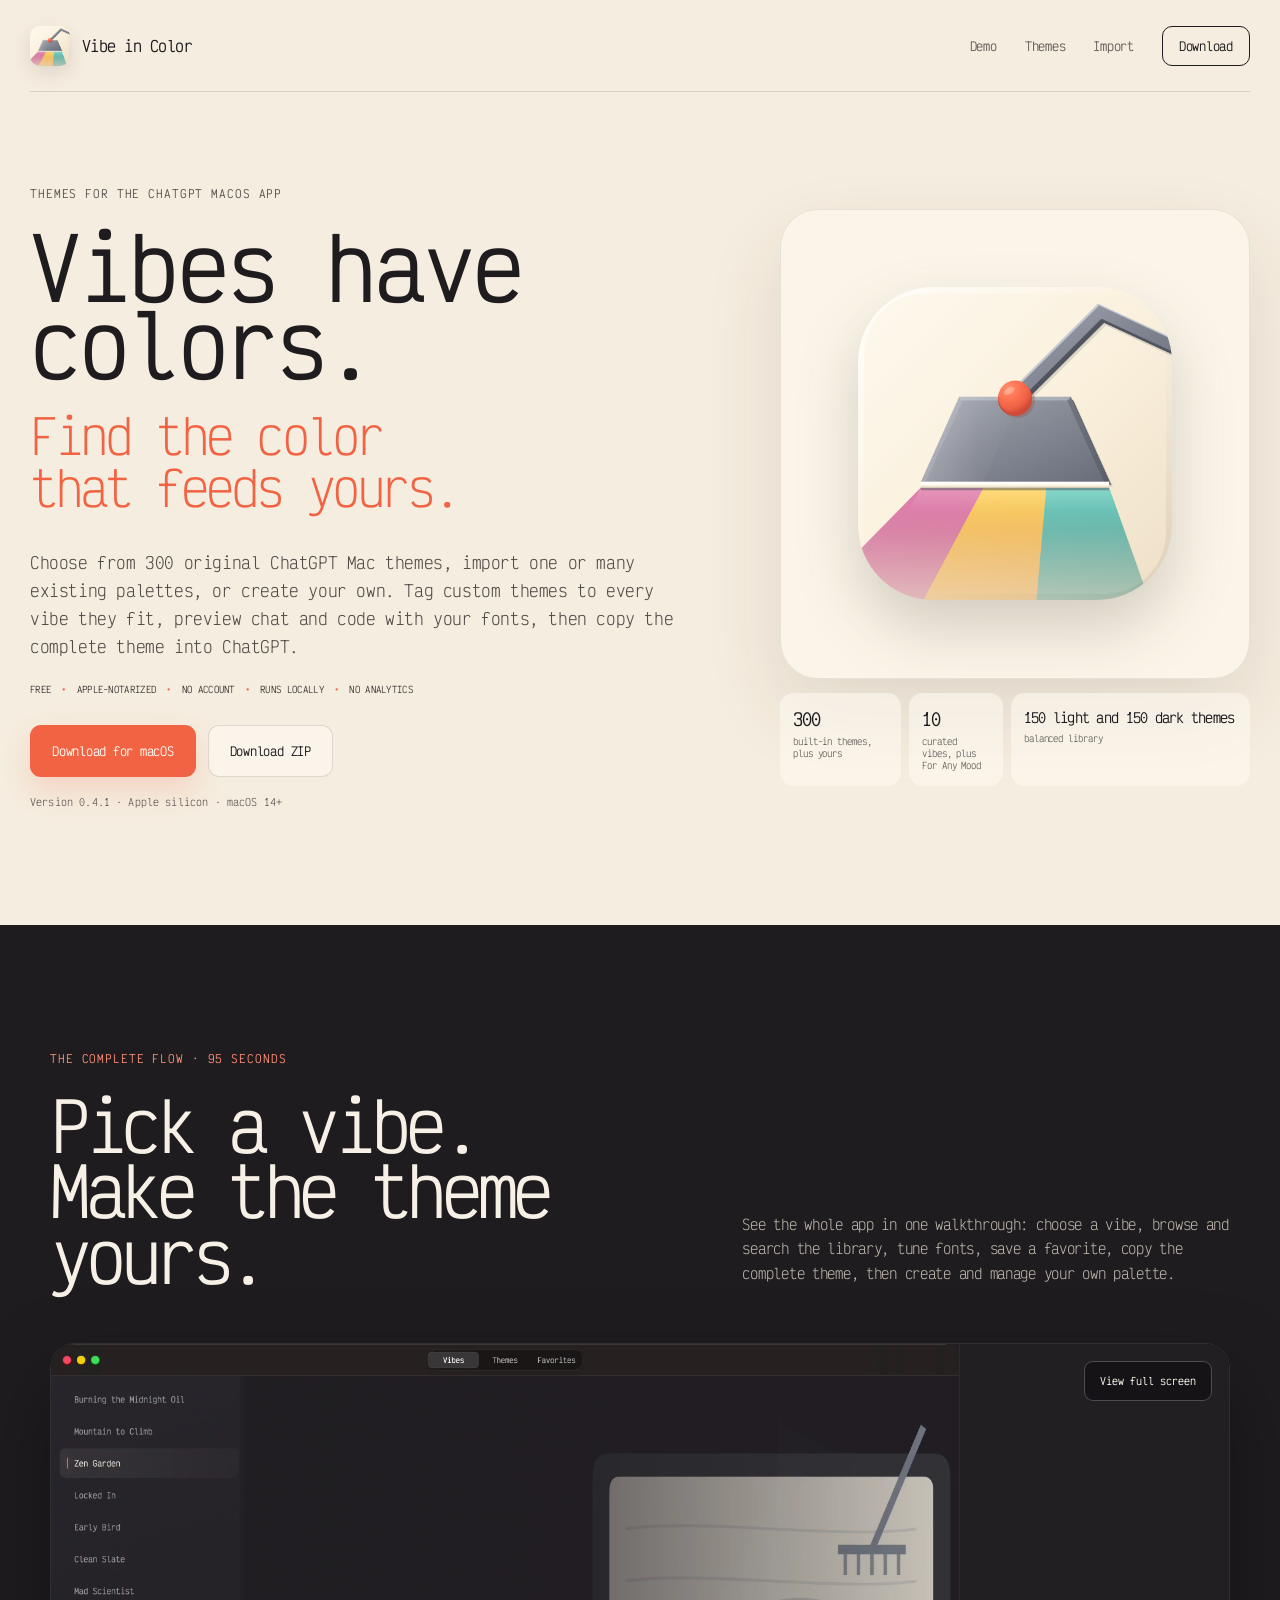
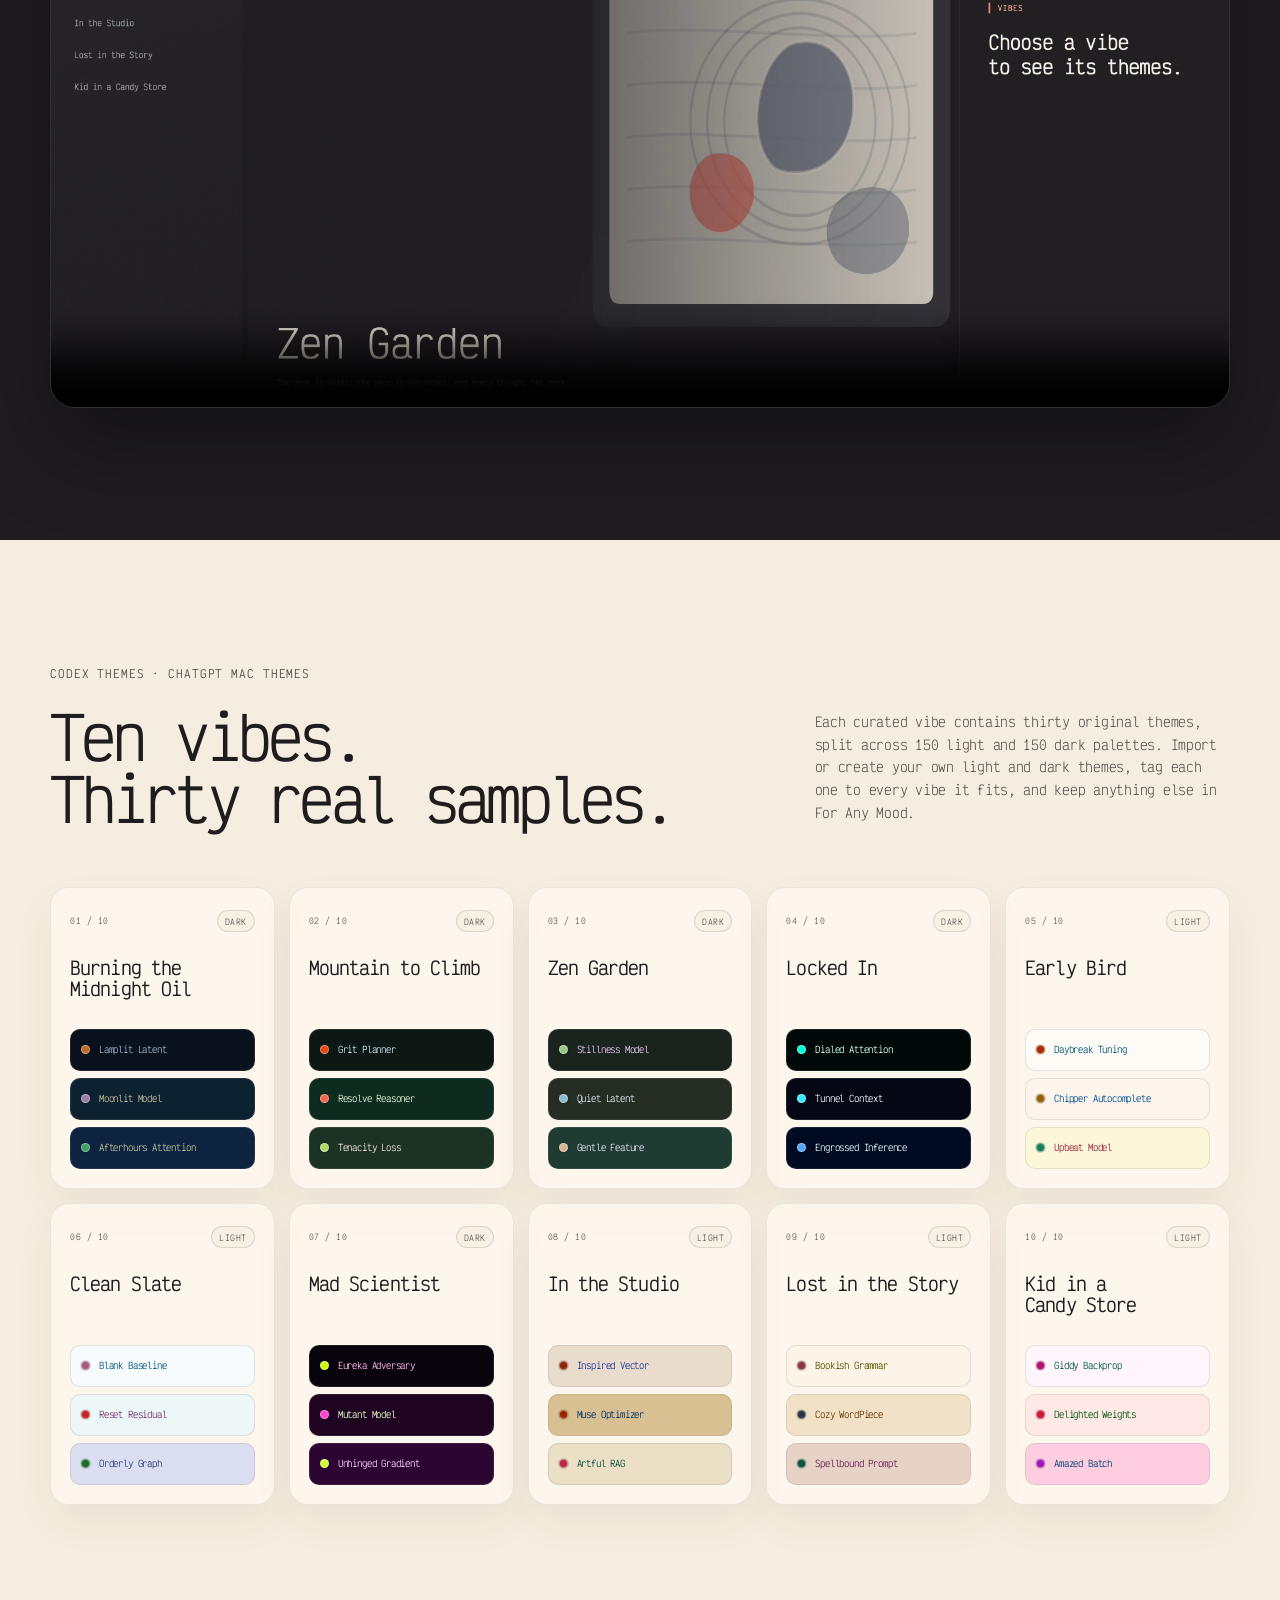
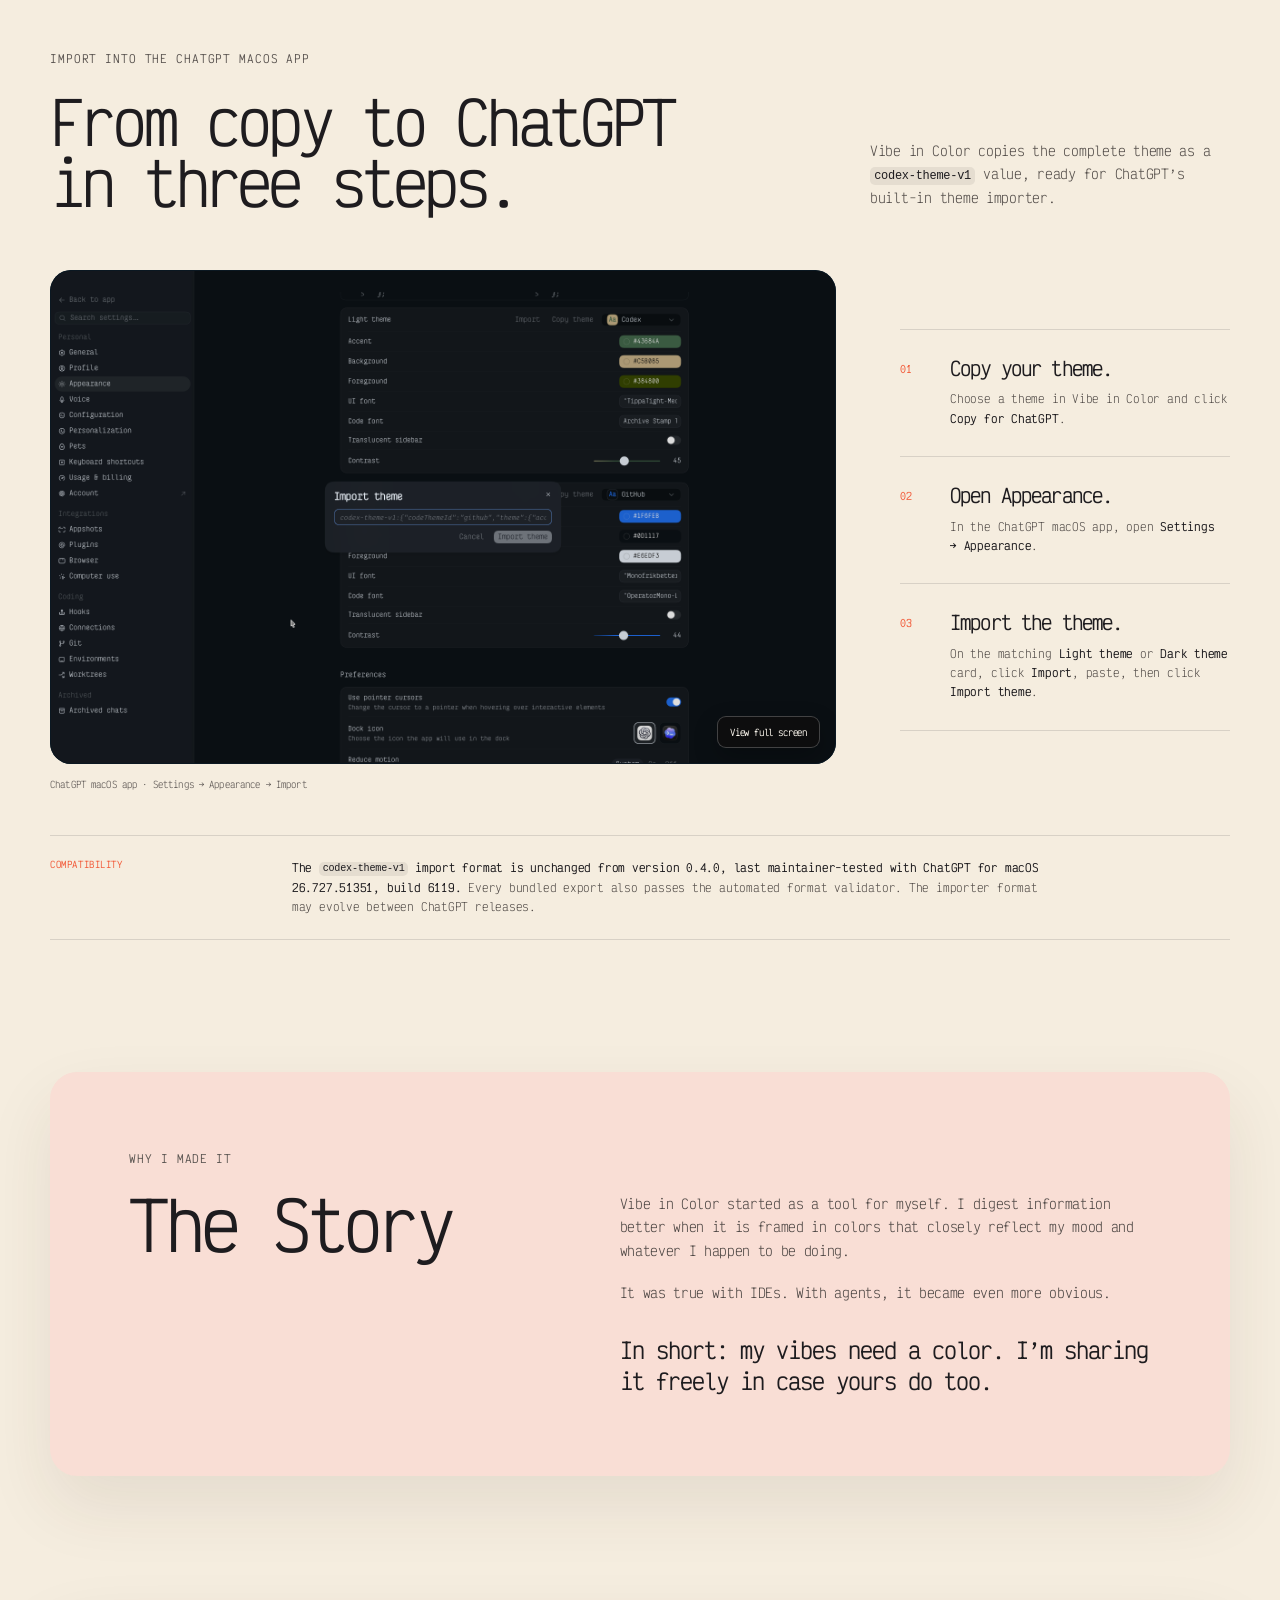
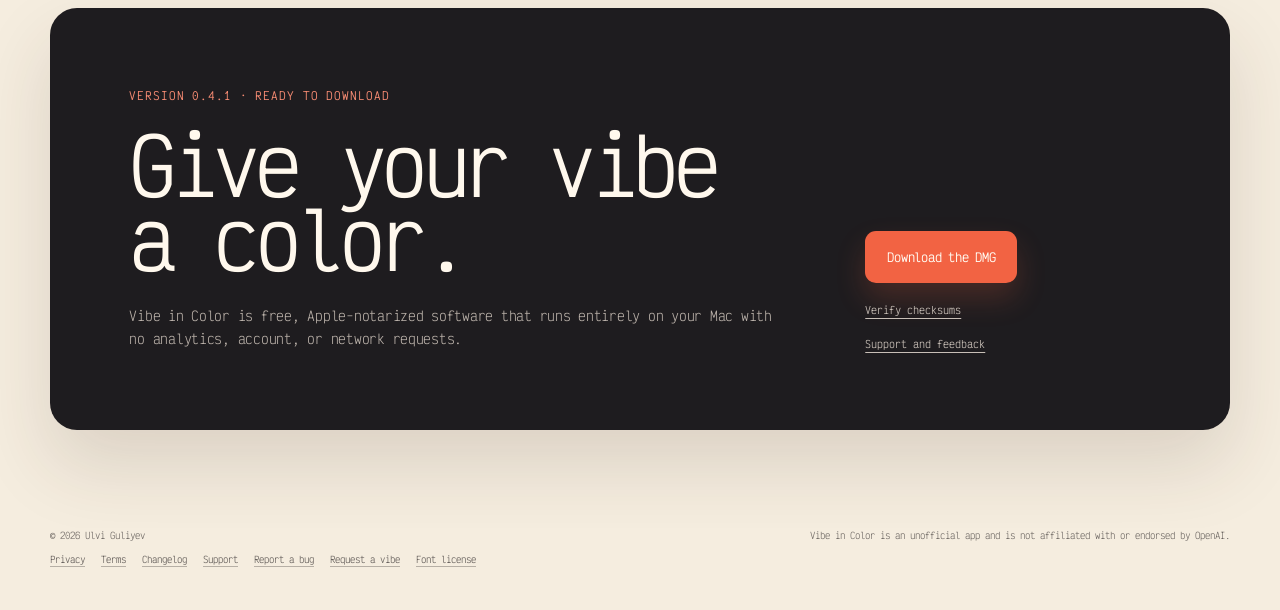
<file: index.html>
<!doctype html>
<html lang="en">
<head>
  <meta charset="utf-8">
  <meta name="viewport" content="width=device-width, initial-scale=1">
  <meta name="theme-color" content="#f5eddf">
  <meta name="description" content="Import or create custom ChatGPT Mac themes, tag them to your vibes, or choose from 300 original Codex themes. Free, Apple-notarized, local-only, and private.">
  <meta name="robots" content="index, follow">
  <meta property="og:type" content="website">
  <meta property="og:title" content="Vibe in Color — ChatGPT Mac Themes">
  <meta property="og:description" content="Import or create custom themes, organize them by vibe, or choose from 300 original Codex themes for the ChatGPT macOS app.">
  <meta property="og:url" content="https://ulvigu.github.io/vibeincolor-downloads/">
  <meta property="og:image" content="https://ulvigu.github.io/vibeincolor-downloads/og.png">
  <meta property="og:image:alt" content="Vibe in Color showing the Burning the Midnight Oil vibe">
  <meta property="og:image:width" content="1200">
  <meta property="og:image:height" content="630">
  <meta name="twitter:card" content="summary_large_image">
  <meta name="twitter:title" content="Vibe in Color — ChatGPT Mac Themes">
  <meta name="twitter:description" content="Import or create custom themes, organize them by vibe, or choose from 300 original Codex themes for the ChatGPT macOS app.">
  <meta name="twitter:image" content="https://ulvigu.github.io/vibeincolor-downloads/og.png">
  <meta name="twitter:image:alt" content="Vibe in Color showing the Burning the Midnight Oil vibe">
  <title>Vibe in Color — ChatGPT Mac Themes and Codex Themes</title>
  <link rel="canonical" href="https://ulvigu.github.io/vibeincolor-downloads/">
  <link rel="icon" href="assets/VibeInColor.png">
  <link rel="apple-touch-icon" href="assets/VibeInColor.png">
  <link rel="preload" href="assets/VictorMono-Variable.ttf" as="font" type="font/ttf" crossorigin>
  <link rel="stylesheet" href="styles.css">
  <script type="application/ld+json">
    {
      "@context": "https://schema.org",
      "@type": "SoftwareApplication",
      "name": "Vibe in Color",
      "applicationCategory": "UtilitiesApplication",
      "operatingSystem": "macOS 14 or later on Apple silicon",
      "softwareVersion": "0.4.1",
      "description": "A free local-only macOS app for creating, finding, previewing, and importing Codex themes into the ChatGPT macOS app.",
      "url": "https://ulvigu.github.io/vibeincolor-downloads/",
      "downloadUrl": "https://github.com/ulvigu/vibeincolor-downloads/releases/latest/download/Vibe-in-Color.dmg",
      "image": "https://ulvigu.github.io/vibeincolor-downloads/og.png",
      "isAccessibleForFree": true,
      "offers": {
        "@type": "Offer",
        "price": "0",
        "priceCurrency": "USD"
      },
      "author": {
        "@type": "Person",
        "name": "Ulvi Guliyev",
        "url": "https://github.com/ulvigu"
      }
    }
  </script>
  <script type="module">
    const versions = document.querySelectorAll("[data-release-version]");
    fetch("release.json", { cache: "no-store" })
      .then((response) => response.ok ? response.json() : Promise.reject())
      .then((release) => { versions.forEach((version) => { version.textContent = release.version; }); })
      .catch(() => { document.querySelector(".release-meta").hidden = true; });

    const demo = document.querySelector("#demo-video");
    const fullscreenButton = document.querySelector("[data-fullscreen]");
    fullscreenButton.hidden = !demo.requestFullscreen && !demo.webkitEnterFullscreen;
    fullscreenButton.addEventListener("click", async () => {
      if (demo.requestFullscreen) {
        await demo.requestFullscreen();
      } else if (demo.webkitEnterFullscreen) {
        demo.webkitEnterFullscreen();
      }
    });

    const importPreview = document.querySelector("[data-import-preview]");
    const importLightbox = document.querySelector("[data-import-lightbox]");
    const lightboxClose = document.querySelector("[data-lightbox-close]");

    const closeLightbox = () => {
      importLightbox.hidden = true;
      document.body.classList.remove("lightbox-open");
      importPreview.setAttribute("aria-expanded", "false");
      importPreview.focus();
    };

    importPreview.addEventListener("click", () => {
      importLightbox.hidden = false;
      document.body.classList.add("lightbox-open");
      importPreview.setAttribute("aria-expanded", "true");
      lightboxClose.focus();
    });
    lightboxClose.addEventListener("click", closeLightbox);
    importLightbox.addEventListener("click", (event) => {
      if (event.target === importLightbox) {
        closeLightbox();
      }
    });
    document.addEventListener("keydown", (event) => {
      if (importLightbox.hidden) {
        return;
      }
      if (event.key === "Escape") {
        event.preventDefault();
        closeLightbox();
      } else if (event.key === "Tab") {
        event.preventDefault();
        lightboxClose.focus();
      }
    });
  </script>
</head>
<body>
  <header class="site-header">
    <a class="brand" href="#top" aria-label="Vibe in Color home">
      <img src="assets/VibeInColor.png" alt="">
      <span>Vibe in Color</span>
    </a>
    <nav aria-label="Primary navigation">
      <a href="#demo">Demo</a>
      <a href="#themes">Themes</a>
      <a href="#import">Import</a>
      <a class="nav-download" href="#download">Download</a>
    </nav>
  </header>

  <main id="top">
    <section class="hero" aria-labelledby="hero-title">
      <div class="hero-copy">
        <p class="eyebrow">Themes for the ChatGPT macOS app</p>
        <h1 id="hero-title">
          <span class="hero-title-main">Vibes have<br>colors.</span>
          <span class="hero-title-accent">Find the color<br>that feeds yours.</span>
        </h1>
        <p class="hero-summary">Choose from 300 original ChatGPT Mac themes, import one or many existing palettes, or create your own. Tag custom themes to every vibe they fit, preview chat and code with your fonts, then copy the complete theme into ChatGPT.</p>
        <p class="trust-line">
          <span>Free</span>
          <span>Apple-notarized</span>
          <span>No account</span>
          <span>Runs locally</span>
          <span>No analytics</span>
        </p>
        <div class="hero-actions">
          <a class="button button-primary" href="https://github.com/ulvigu/vibeincolor-downloads/releases/latest/download/Vibe-in-Color.dmg">Download for macOS</a>
          <a class="button button-secondary" href="https://github.com/ulvigu/vibeincolor-downloads/releases/latest/download/Vibe-in-Color-macOS.zip">Download ZIP</a>
        </div>
        <p class="release-meta">Version <span data-release-version>0.4.1</span> · Apple silicon · macOS 14+</p>
      </div>

      <div class="hero-product">
        <div class="icon-stage">
          <img class="app-icon" src="assets/VibeInColor.png" alt="Vibe in Color app icon">
        </div>
        <dl class="hero-facts" aria-label="Product details">
          <div>
            <dt>300</dt>
            <dd>built-in themes, plus yours</dd>
          </div>
          <div>
            <dt>10</dt>
            <dd>curated vibes, plus For Any Mood</dd>
          </div>
          <div class="fact-wide">
            <dt>150 light and 150 dark themes</dt>
            <dd>balanced library</dd>
          </div>
        </dl>
      </div>
    </section>

    <section class="demo-section" id="demo" aria-labelledby="demo-title">
      <div class="demo-inner">
        <div class="demo-heading">
          <div>
            <p class="eyebrow eyebrow-on-dark">The complete flow · 95 seconds</p>
            <h2 id="demo-title">Pick a vibe.<br>Make the theme yours.</h2>
          </div>
          <p>See the whole app in one walkthrough: choose a vibe, browse and search the library, tune fonts, save a favorite, copy the complete theme, then create and manage your own palette.</p>
        </div>
        <div class="demo-frame">
          <video id="demo-video" controls playsinline preload="metadata" poster="assets/VibeInColor-screenshot.png">
            <source src="assets/VibeInColor-demo.mp4" type="video/mp4">
            <a href="assets/VibeInColor-demo.mp4">Watch the full demo video</a>
          </video>
          <button type="button" data-fullscreen>View full screen</button>
        </div>
      </div>
    </section>

    <section class="theme-section" id="themes" aria-labelledby="theme-title">
      <div class="theme-heading">
        <div>
          <p class="eyebrow">Codex themes · ChatGPT Mac themes</p>
          <h2 id="theme-title">Ten vibes.<br>Thirty real samples.</h2>
        </div>
        <p>Each curated vibe contains thirty original themes, split across 150 light and 150 dark palettes. Import or create your own light and dark themes, tag each one to every vibe it fits, and keep anything else in For Any Mood.</p>
      </div>

      <div class="vibe-grid">
        <article class="vibe-card">
          <div class="vibe-card-meta">
            <span>01 / 10</span>
            <span class="vibe-variant">Dark</span>
          </div>
          <h3>Burning the Midnight Oil</h3>
          <ul class="theme-samples" aria-label="Sample themes">
            <li style="--theme-bg: #08111c; --theme-fg: #98b1c9; --theme-accent: #bd6a2b;"><i aria-hidden="true"></i>Lamplit Latent</li>
            <li style="--theme-bg: #0d2230; --theme-fg: #c5bc9f; --theme-accent: #9d7da8;"><i aria-hidden="true"></i>Moonlit Model</li>
            <li style="--theme-bg: #0d233f; --theme-fg: #b9c299; --theme-accent: #419e69;"><i aria-hidden="true"></i>Afterhours Attention</li>
          </ul>
        </article>

        <article class="vibe-card">
          <div class="vibe-card-meta">
            <span>02 / 10</span>
            <span class="vibe-variant">Dark</span>
          </div>
          <h3>Mountain to Climb</h3>
          <ul class="theme-samples" aria-label="Sample themes">
            <li style="--theme-bg: #0d1713; --theme-fg: #c9e8f3; --theme-accent: #e54a12;"><i aria-hidden="true"></i>Grit Planner</li>
            <li style="--theme-bg: #0d2b1f; --theme-fg: #dff3d8; --theme-accent: #f4664d;"><i aria-hidden="true"></i>Resolve Reasoner</li>
            <li style="--theme-bg: #1b3225; --theme-fg: #fae7e1; --theme-accent: #b1d862;"><i aria-hidden="true"></i>Tenacity Loss</li>
          </ul>
        </article>

        <article class="vibe-card">
          <div class="vibe-card-meta">
            <span>03 / 10</span>
            <span class="vibe-variant">Dark</span>
          </div>
          <h3>Zen Garden</h3>
          <ul class="theme-samples" aria-label="Sample themes">
            <li style="--theme-bg: #1a231d; --theme-fg: #e7ccef; --theme-accent: #96c882;"><i aria-hidden="true"></i>Stillness Model</li>
            <li style="--theme-bg: #252c21; --theme-fg: #d7edf4; --theme-accent: #8abbd0;"><i aria-hidden="true"></i>Quiet Latent</li>
            <li style="--theme-bg: #203c32; --theme-fg: #e3e3f7; --theme-accent: #d5b48f;"><i aria-hidden="true"></i>Gentle Feature</li>
          </ul>
        </article>

        <article class="vibe-card">
          <div class="vibe-card-meta">
            <span>04 / 10</span>
            <span class="vibe-variant">Dark</span>
          </div>
          <h3>Locked In</h3>
          <ul class="theme-samples" aria-label="Sample themes">
            <li style="--theme-bg: #000907; --theme-fg: #d4fef3; --theme-accent: #00ffd8;"><i aria-hidden="true"></i>Dialed Attention</li>
            <li style="--theme-bg: #050814; --theme-fg: #ecf5fe; --theme-accent: #38ebff;"><i aria-hidden="true"></i>Tunnel Context</li>
            <li style="--theme-bg: #000b21; --theme-fg: #e4f7fd; --theme-accent: #51a9ff;"><i aria-hidden="true"></i>Engrossed Inference</li>
          </ul>
        </article>

        <article class="vibe-card">
          <div class="vibe-card-meta">
            <span>05 / 10</span>
            <span class="vibe-variant">Light</span>
          </div>
          <h3>Early Bird</h3>
          <ul class="theme-samples" aria-label="Sample themes">
            <li style="--theme-bg: #fefbf6; --theme-fg: #045c75; --theme-accent: #ab2c04;"><i aria-hidden="true"></i>Daybreak Tuning</li>
            <li style="--theme-bg: #fdf5ec; --theme-fg: #025299; --theme-accent: #986004;"><i aria-hidden="true"></i>Chipper Autocomplete</li>
            <li style="--theme-bg: #fcf7d9; --theme-fg: #98263c; --theme-accent: #167f57;"><i aria-hidden="true"></i>Upbeat Model</li>
          </ul>
        </article>

        <article class="vibe-card">
          <div class="vibe-card-meta">
            <span>06 / 10</span>
            <span class="vibe-variant">Light</span>
          </div>
          <h3>Clean Slate</h3>
          <ul class="theme-samples" aria-label="Sample themes">
            <li style="--theme-bg: #f8fbfc; --theme-fg: #045985; --theme-accent: #a65980;"><i aria-hidden="true"></i>Blank Baseline</li>
            <li style="--theme-bg: #edf7f7; --theme-fg: #793974; --theme-accent: #c12525;"><i aria-hidden="true"></i>Reset Residual</li>
            <li style="--theme-bg: #dbdef0; --theme-fg: #2f407d; --theme-accent: #156f1e;"><i aria-hidden="true"></i>Orderly Graph</li>
          </ul>
        </article>

        <article class="vibe-card">
          <div class="vibe-card-meta">
            <span>07 / 10</span>
            <span class="vibe-variant">Dark</span>
          </div>
          <h3>Mad Scientist</h3>
          <ul class="theme-samples" aria-label="Sample themes">
            <li style="--theme-bg: #09030c; --theme-fg: #ffb8ed; --theme-accent: #caff0f;"><i aria-hidden="true"></i>Eureka Adversary</li>
            <li style="--theme-bg: #1e0420; --theme-fg: #e3ffc7; --theme-accent: #fd43d2;"><i aria-hidden="true"></i>Mutant Model</li>
            <li style="--theme-bg: #2d0533; --theme-fg: #f5d6ff; --theme-accent: #d0ff37;"><i aria-hidden="true"></i>Unhinged Gradient</li>
          </ul>
        </article>

        <article class="vibe-card">
          <div class="vibe-card-meta">
            <span>08 / 10</span>
            <span class="vibe-variant">Light</span>
          </div>
          <h3>In the Studio</h3>
          <ul class="theme-samples" aria-label="Sample themes">
            <li style="--theme-bg: #e9dccd; --theme-fg: #25399b; --theme-accent: #8e2608;"><i aria-hidden="true"></i>Inspired Vector</li>
            <li style="--theme-bg: #d9c092; --theme-fg: #013166; --theme-accent: #9a2501;"><i aria-hidden="true"></i>Muse Optimizer</li>
            <li style="--theme-bg: #ebe0c6; --theme-fg: #024f3e; --theme-accent: #bb2847;"><i aria-hidden="true"></i>Artful RAG</li>
          </ul>
        </article>

        <article class="vibe-card">
          <div class="vibe-card-meta">
            <span>09 / 10</span>
            <span class="vibe-variant">Light</span>
          </div>
          <h3>Lost in the Story</h3>
          <ul class="theme-samples" aria-label="Sample themes">
            <li style="--theme-bg: #fbf4e7; --theme-fg: #545401; --theme-accent: #8a3845;"><i aria-hidden="true"></i>Bookish Grammar</li>
            <li style="--theme-bg: #f1e2c7; --theme-fg: #6d3a02; --theme-accent: #263740;"><i aria-hidden="true"></i>Cozy WordPiece</li>
            <li style="--theme-bg: #e7d2c6; --theme-fg: #6a2452; --theme-accent: #075333;"><i aria-hidden="true"></i>Spellbound Prompt</li>
          </ul>
        </article>

        <article class="vibe-card">
          <div class="vibe-card-meta">
            <span>10 / 10</span>
            <span class="vibe-variant">Light</span>
          </div>
          <h3>Kid in a Candy Store</h3>
          <ul class="theme-samples" aria-label="Sample themes">
            <li style="--theme-bg: #fff5fa; --theme-fg: #015e4e; --theme-accent: #b61171;"><i aria-hidden="true"></i>Giddy Backprop</li>
            <li style="--theme-bg: #fee9e6; --theme-fg: #025a15; --theme-accent: #d1173b;"><i aria-hidden="true"></i>Delighted Weights</li>
            <li style="--theme-bg: #fecde0; --theme-fg: #004373; --theme-accent: #9f15bb;"><i aria-hidden="true"></i>Amazed Batch</li>
          </ul>
        </article>
      </div>
    </section>

    <section class="import-section" id="import" aria-labelledby="import-title">
      <div class="import-heading">
        <div>
          <p class="eyebrow">Import into the ChatGPT macOS app</p>
          <h2 id="import-title">From copy to ChatGPT<br>in three steps.</h2>
        </div>
        <p>Vibe in Color copies the complete theme as a <code>codex-theme-v1</code> value, ready for ChatGPT’s built-in theme importer.</p>
      </div>

      <div class="import-workflow">
        <figure class="import-visual">
          <button class="import-preview" type="button" data-import-preview aria-haspopup="dialog" aria-controls="import-lightbox" aria-expanded="false" aria-label="View the ChatGPT theme import screenshot full screen">
            <img src="assets/ChatGPT-theme-import.png" alt="ChatGPT macOS Appearance settings with the Import theme dialog open" width="3456" height="2168" loading="lazy" decoding="async">
            <span class="import-preview-label" aria-hidden="true">View full screen</span>
          </button>
          <figcaption>ChatGPT macOS app · Settings → Appearance → Import</figcaption>
        </figure>

        <ol class="import-steps">
          <li>
            <span class="step-number" aria-hidden="true">01</span>
            <div>
              <h3>Copy your theme.</h3>
              <p>Choose a theme in Vibe in Color and click <strong>Copy for ChatGPT</strong>.</p>
            </div>
          </li>
          <li>
            <span class="step-number" aria-hidden="true">02</span>
            <div>
              <h3>Open Appearance.</h3>
              <p>In the ChatGPT macOS app, open <strong>Settings → Appearance</strong>.</p>
            </div>
          </li>
          <li>
            <span class="step-number" aria-hidden="true">03</span>
            <div>
              <h3>Import the theme.</h3>
              <p>On the matching <strong>Light theme</strong> or <strong>Dark theme</strong> card, click <strong>Import</strong>, paste, then click <strong>Import theme</strong>.</p>
            </div>
          </li>
        </ol>
      </div>

      <div class="compatibility-note">
        <span>Compatibility</span>
        <p><strong>The <code>codex-theme-v1</code> import format is unchanged from version 0.4.0, last maintainer-tested with ChatGPT for macOS 26.727.51351, build 6119.</strong> Every bundled export also passes the automated format validator. The importer format may evolve between ChatGPT releases.</p>
      </div>
    </section>

    <section class="story-section" aria-labelledby="story-title">
      <div class="story-inner">
        <p class="eyebrow">Why I made it</p>
        <div class="story-layout">
          <h2 id="story-title">The Story</h2>
          <div class="story-copy">
            <p>Vibe in Color started as a tool for myself. I digest information better when it is framed in colors that closely reflect my mood and whatever I happen to be doing.</p>
            <p>It was true with IDEs. With agents, it became even more obvious.</p>
            <p class="story-punchline">In short: my vibes need a color. I’m sharing it freely in case yours do too.</p>
          </div>
        </div>
      </div>
    </section>

    <section class="download-panel" id="download" aria-labelledby="download-title">
      <div>
        <p class="eyebrow eyebrow-on-dark">Version <span data-release-version>0.4.1</span> · Ready to download</p>
        <h2 id="download-title">Give your vibe<br>a color.</h2>
        <p>Vibe in Color is free, Apple-notarized software that runs entirely on your Mac with no analytics, account, or network requests.</p>
      </div>
      <div class="download-actions">
        <a class="button button-dark" href="https://github.com/ulvigu/vibeincolor-downloads/releases/latest/download/Vibe-in-Color.dmg">Download the DMG</a>
        <a href="https://github.com/ulvigu/vibeincolor-downloads/releases/latest/download/SHA256SUMS.txt">Verify checksums</a>
        <a href="support.html">Support and feedback</a>
      </div>
    </section>
  </main>

  <footer class="site-footer">
    <div>
      <span>© 2026 Ulvi Guliyev</span>
      <nav class="footer-links" aria-label="Product information">
        <a href="privacy.html">Privacy</a>
        <a href="terms.html">Terms</a>
        <a href="changelog.html">Changelog</a>
        <a href="support.html">Support</a>
        <a href="https://github.com/ulvigu/vibeincolor-downloads/issues/new?template=bug_report.yml">Report a bug</a>
        <a href="https://github.com/ulvigu/vibeincolor-downloads/issues/new?template=vibe_request.yml">Request a vibe</a>
        <a href="assets/VictorMono-OFL.txt">Font license</a>
      </nav>
    </div>
    <span>Vibe in Color is an unofficial app and is not affiliated with or endorsed by OpenAI.</span>
  </footer>

  <div class="image-lightbox" id="import-lightbox" data-import-lightbox role="dialog" aria-modal="true" aria-labelledby="import-lightbox-title" hidden>
    <div class="image-lightbox-header">
      <p id="import-lightbox-title">ChatGPT macOS app · Settings → Appearance → Import</p>
      <button type="button" data-lightbox-close aria-label="Close full-screen screenshot">Close</button>
    </div>
    <img src="assets/ChatGPT-theme-import.png" alt="ChatGPT macOS Appearance settings with the Import theme dialog open" width="3456" height="2168" loading="lazy" decoding="async">
  </div>
</body>
</html>
</file>
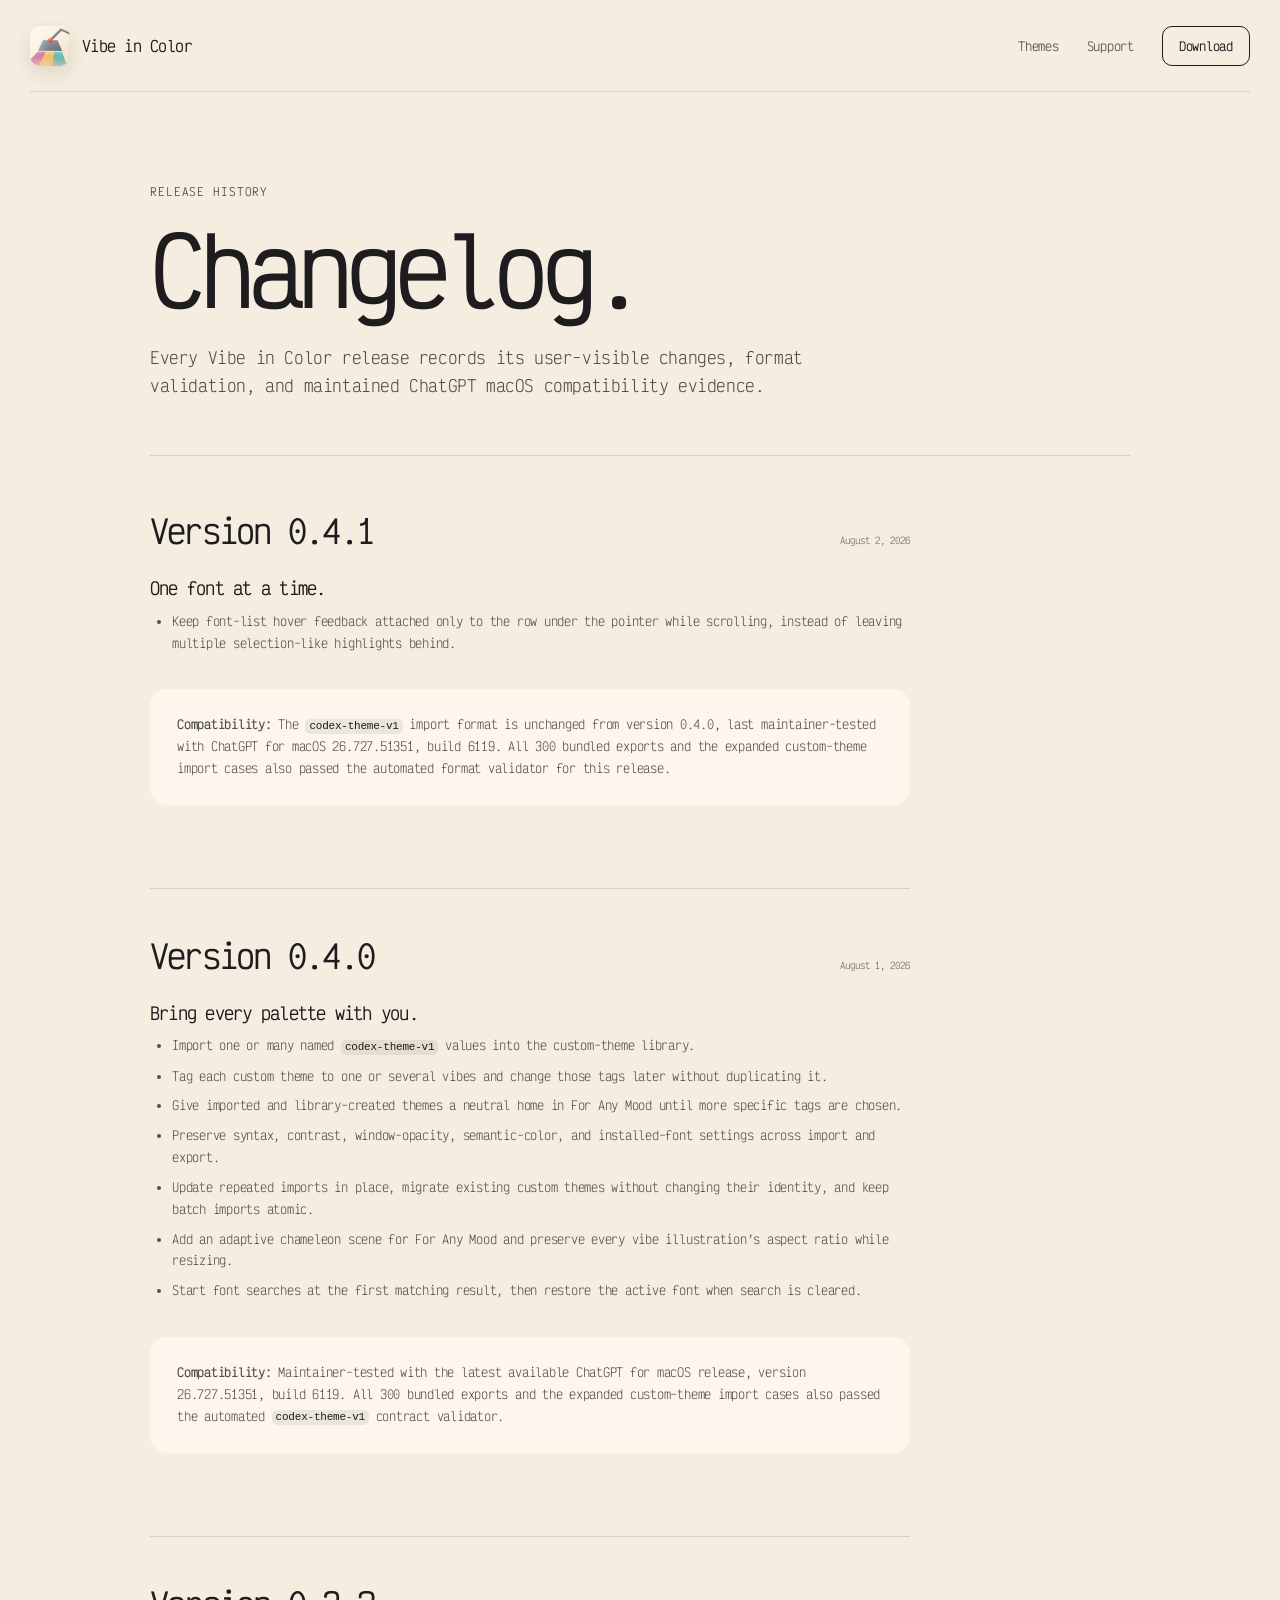
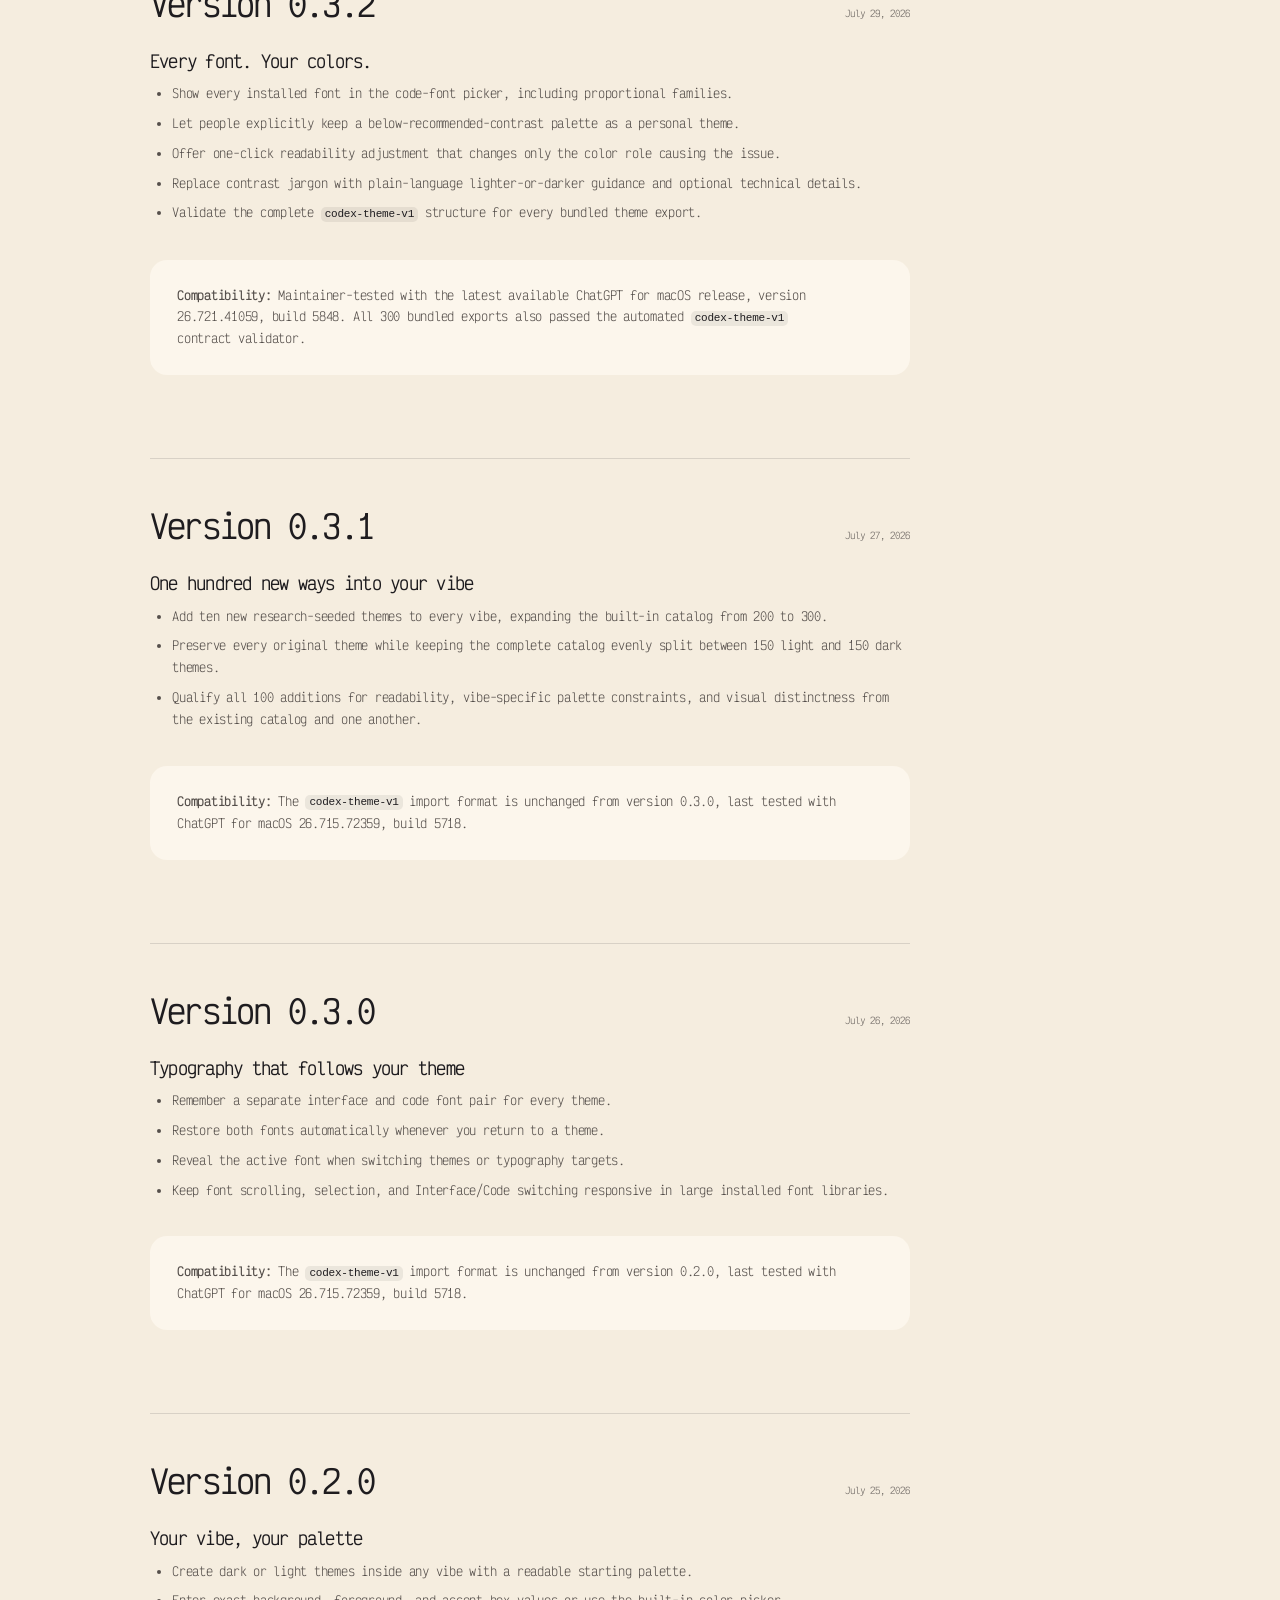
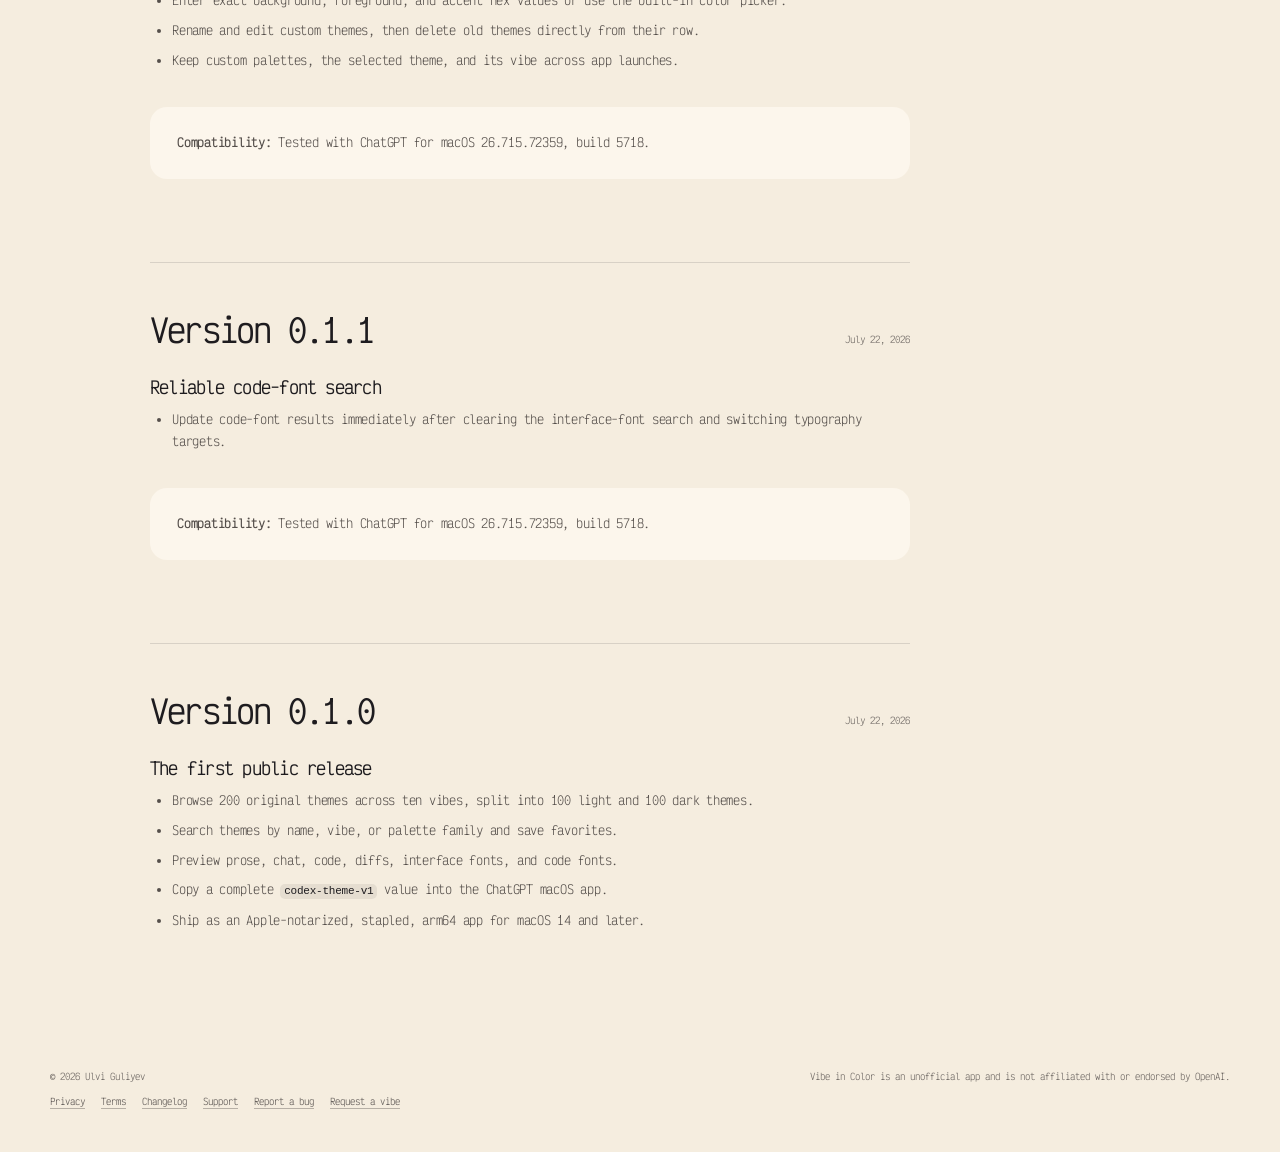
<file: changelog.html>
<!doctype html>
<html lang="en">
<head>
  <meta charset="utf-8">
  <meta name="viewport" content="width=device-width, initial-scale=1">
  <meta name="theme-color" content="#f5eddf">
  <meta name="description" content="Release history and changes for Vibe in Color for macOS.">
  <meta name="robots" content="index, follow">
  <title>Changelog — Vibe in Color</title>
  <link rel="canonical" href="https://ulvigu.github.io/vibeincolor-downloads/changelog.html">
  <link rel="icon" href="assets/VibeInColor.png">
  <link rel="preload" href="assets/VictorMono-Variable.ttf" as="font" type="font/ttf" crossorigin>
  <link rel="stylesheet" href="styles.css">
</head>
<body>
  <header class="site-header">
    <a class="brand" href="./" aria-label="Vibe in Color home">
      <img src="assets/VibeInColor.png" alt="">
      <span>Vibe in Color</span>
    </a>
    <nav aria-label="Primary navigation">
      <a href="./#themes">Themes</a>
      <a href="support.html">Support</a>
      <a class="nav-download" href="./#download">Download</a>
    </nav>
  </header>

  <main class="legal-main" id="top">
    <section class="legal-hero" aria-labelledby="changelog-title">
      <p class="eyebrow">Release history</p>
      <h1 id="changelog-title">Changelog.</h1>
      <p class="legal-lede">Every Vibe in Color release records its user-visible changes, format validation, and maintained ChatGPT macOS compatibility evidence.</p>
    </section>

    <div class="legal-content">
      <article class="changelog-release">
        <div class="release-heading">
          <h2>Version 0.4.1</h2>
          <time datetime="2026-08-02">August 2, 2026</time>
        </div>
        <h3>One font at a time.</h3>
        <ul>
          <li>Keep font-list hover feedback attached only to the row under the pointer while scrolling, instead of leaving multiple selection-like highlights behind.</li>
        </ul>
        <div class="legal-callout">
          <p><strong>Compatibility:</strong> The <code>codex-theme-v1</code> import format is unchanged from version 0.4.0, last maintainer-tested with ChatGPT for macOS 26.727.51351, build 6119. All 300 bundled exports and the expanded custom-theme import cases also passed the automated format validator for this release.</p>
        </div>
      </article>

      <article class="changelog-release">
        <div class="release-heading">
          <h2>Version 0.4.0</h2>
          <time datetime="2026-08-01">August 1, 2026</time>
        </div>
        <h3>Bring every palette with you.</h3>
        <ul>
          <li>Import one or many named <code>codex-theme-v1</code> values into the custom-theme library.</li>
          <li>Tag each custom theme to one or several vibes and change those tags later without duplicating it.</li>
          <li>Give imported and library-created themes a neutral home in For Any Mood until more specific tags are chosen.</li>
          <li>Preserve syntax, contrast, window-opacity, semantic-color, and installed-font settings across import and export.</li>
          <li>Update repeated imports in place, migrate existing custom themes without changing their identity, and keep batch imports atomic.</li>
          <li>Add an adaptive chameleon scene for For Any Mood and preserve every vibe illustration’s aspect ratio while resizing.</li>
          <li>Start font searches at the first matching result, then restore the active font when search is cleared.</li>
        </ul>
        <div class="legal-callout">
          <p><strong>Compatibility:</strong> Maintainer-tested with the latest available ChatGPT for macOS release, version 26.727.51351, build 6119. All 300 bundled exports and the expanded custom-theme import cases also passed the automated <code>codex-theme-v1</code> contract validator.</p>
        </div>
      </article>

      <article class="changelog-release">
        <div class="release-heading">
          <h2>Version 0.3.2</h2>
          <time datetime="2026-07-29">July 29, 2026</time>
        </div>
        <h3>Every font. Your colors.</h3>
        <ul>
          <li>Show every installed font in the code-font picker, including proportional families.</li>
          <li>Let people explicitly keep a below-recommended-contrast palette as a personal theme.</li>
          <li>Offer one-click readability adjustment that changes only the color role causing the issue.</li>
          <li>Replace contrast jargon with plain-language lighter-or-darker guidance and optional technical details.</li>
          <li>Validate the complete <code>codex-theme-v1</code> structure for every bundled theme export.</li>
        </ul>
        <div class="legal-callout">
          <p><strong>Compatibility:</strong> Maintainer-tested with the latest available ChatGPT for macOS release, version 26.721.41059, build 5848. All 300 bundled exports also passed the automated <code>codex-theme-v1</code> contract validator.</p>
        </div>
      </article>

      <article class="changelog-release">
        <div class="release-heading">
          <h2>Version 0.3.1</h2>
          <time datetime="2026-07-27">July 27, 2026</time>
        </div>
        <h3>One hundred new ways into your vibe</h3>
        <ul>
          <li>Add ten new research-seeded themes to every vibe, expanding the built-in catalog from 200 to 300.</li>
          <li>Preserve every original theme while keeping the complete catalog evenly split between 150 light and 150 dark themes.</li>
          <li>Qualify all 100 additions for readability, vibe-specific palette constraints, and visual distinctness from the existing catalog and one another.</li>
        </ul>
        <div class="legal-callout">
          <p><strong>Compatibility:</strong> The <code>codex-theme-v1</code> import format is unchanged from version 0.3.0, last tested with ChatGPT for macOS 26.715.72359, build 5718.</p>
        </div>
      </article>

      <article class="changelog-release">
        <div class="release-heading">
          <h2>Version 0.3.0</h2>
          <time datetime="2026-07-26">July 26, 2026</time>
        </div>
        <h3>Typography that follows your theme</h3>
        <ul>
          <li>Remember a separate interface and code font pair for every theme.</li>
          <li>Restore both fonts automatically whenever you return to a theme.</li>
          <li>Reveal the active font when switching themes or typography targets.</li>
          <li>Keep font scrolling, selection, and Interface/Code switching responsive in large installed font libraries.</li>
        </ul>
        <div class="legal-callout">
          <p><strong>Compatibility:</strong> The <code>codex-theme-v1</code> import format is unchanged from version 0.2.0, last tested with ChatGPT for macOS 26.715.72359, build 5718.</p>
        </div>
      </article>

      <article class="changelog-release">
        <div class="release-heading">
          <h2>Version 0.2.0</h2>
          <time datetime="2026-07-25">July 25, 2026</time>
        </div>
        <h3>Your vibe, your palette</h3>
        <ul>
          <li>Create dark or light themes inside any vibe with a readable starting palette.</li>
          <li>Enter exact background, foreground, and accent hex values or use the built-in color picker.</li>
          <li>Rename and edit custom themes, then delete old themes directly from their row.</li>
          <li>Keep custom palettes, the selected theme, and its vibe across app launches.</li>
        </ul>
        <div class="legal-callout">
          <p><strong>Compatibility:</strong> Tested with ChatGPT for macOS 26.715.72359, build 5718.</p>
        </div>
      </article>

      <article class="changelog-release">
        <div class="release-heading">
          <h2>Version 0.1.1</h2>
          <time datetime="2026-07-22">July 22, 2026</time>
        </div>
        <h3>Reliable code-font search</h3>
        <ul>
          <li>Update code-font results immediately after clearing the interface-font search and switching typography targets.</li>
        </ul>
        <div class="legal-callout">
          <p><strong>Compatibility:</strong> Tested with ChatGPT for macOS 26.715.72359, build 5718.</p>
        </div>
      </article>

      <article class="changelog-release">
        <div class="release-heading">
          <h2>Version 0.1.0</h2>
          <time datetime="2026-07-22">July 22, 2026</time>
        </div>
        <h3>The first public release</h3>
        <ul>
          <li>Browse 200 original themes across ten vibes, split into 100 light and 100 dark themes.</li>
          <li>Search themes by name, vibe, or palette family and save favorites.</li>
          <li>Preview prose, chat, code, diffs, interface fonts, and code fonts.</li>
          <li>Copy a complete <code>codex-theme-v1</code> value into the ChatGPT macOS app.</li>
          <li>Ship as an Apple-notarized, stapled, arm64 app for macOS 14 and later.</li>
        </ul>
      </article>
    </div>
  </main>

  <footer class="site-footer">
    <div>
      <span>© 2026 Ulvi Guliyev</span>
      <nav class="footer-links" aria-label="Product information">
        <a href="privacy.html">Privacy</a>
        <a href="terms.html">Terms</a>
        <a href="changelog.html" aria-current="page">Changelog</a>
        <a href="support.html">Support</a>
        <a href="https://github.com/ulvigu/vibeincolor-downloads/issues/new?template=bug_report.yml">Report a bug</a>
        <a href="https://github.com/ulvigu/vibeincolor-downloads/issues/new?template=vibe_request.yml">Request a vibe</a>
      </nav>
    </div>
    <span>Vibe in Color is an unofficial app and is not affiliated with or endorsed by OpenAI.</span>
  </footer>
</body>
</html>
</file>
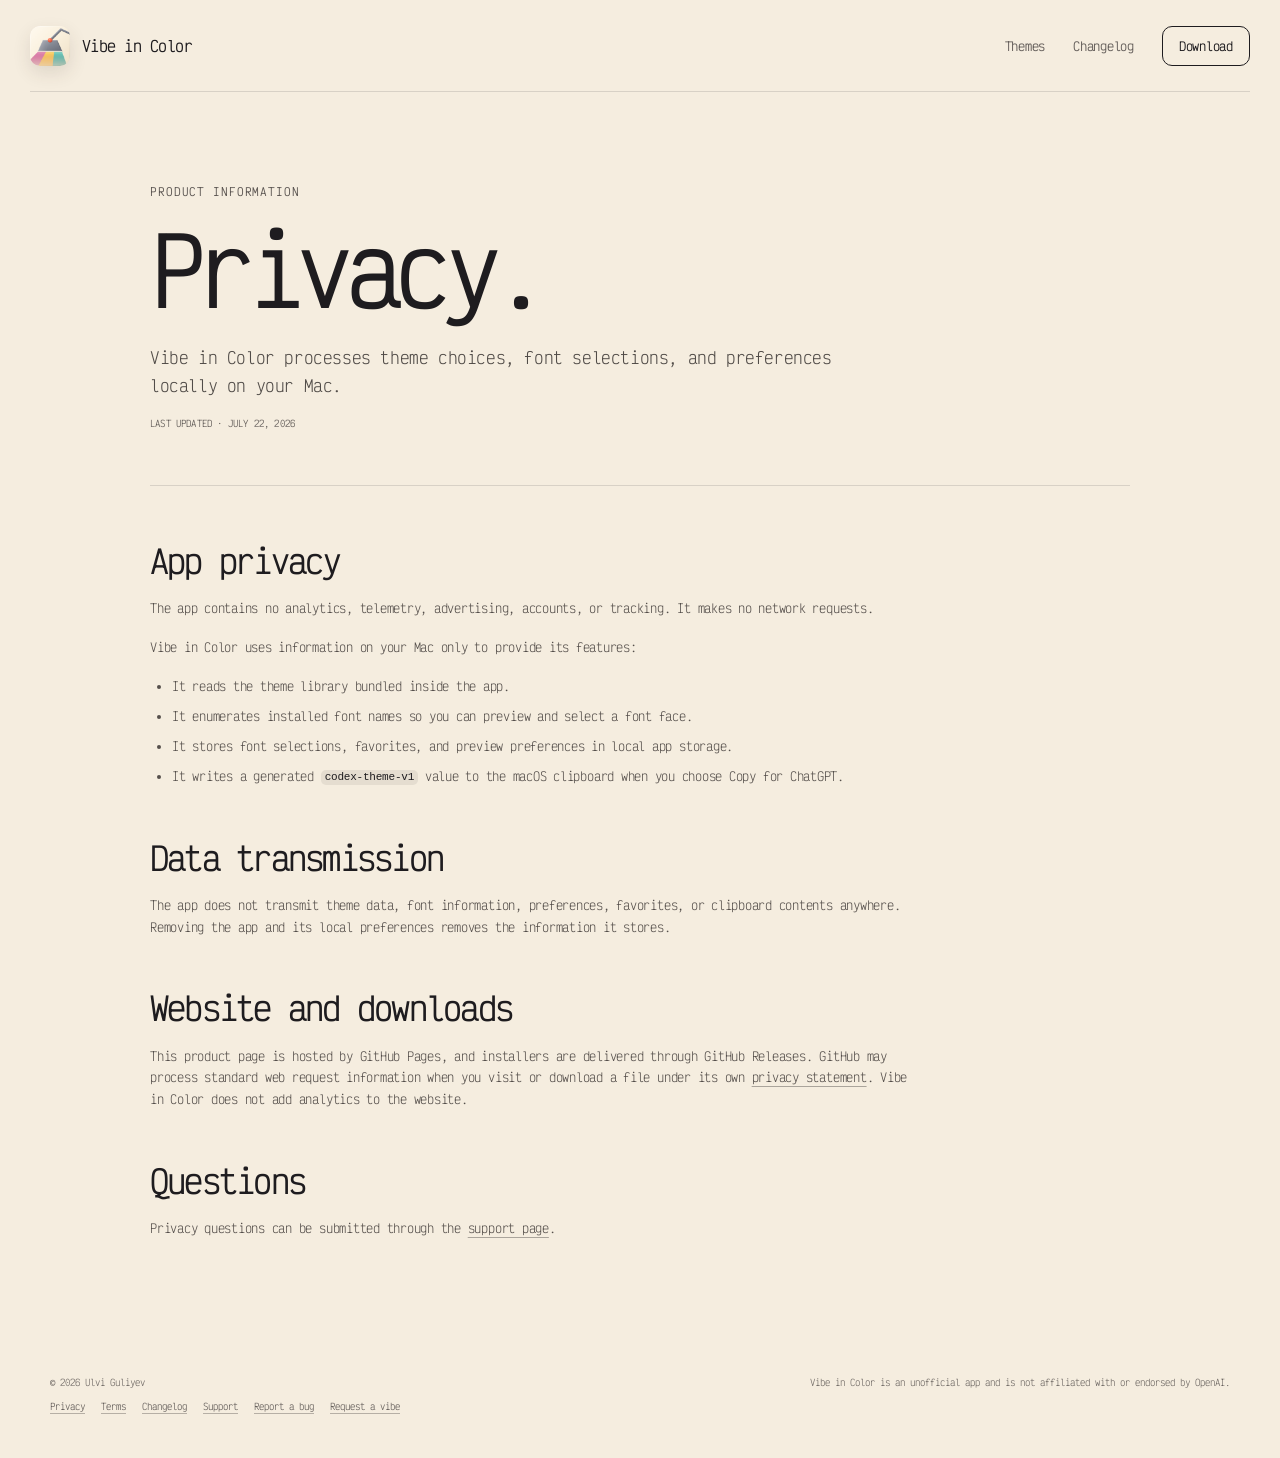
<file: privacy.html>
<!doctype html>
<html lang="en">
<head>
  <meta charset="utf-8">
  <meta name="viewport" content="width=device-width, initial-scale=1">
  <meta name="theme-color" content="#f5eddf">
  <meta name="description" content="Privacy details for Vibe in Color, a local-only ChatGPT Mac theme app with no analytics or accounts.">
  <meta name="robots" content="index, follow">
  <title>Privacy — Vibe in Color</title>
  <link rel="canonical" href="https://ulvigu.github.io/vibeincolor-downloads/privacy.html">
  <link rel="icon" href="assets/VibeInColor.png">
  <link rel="preload" href="assets/VictorMono-Variable.ttf" as="font" type="font/ttf" crossorigin>
  <link rel="stylesheet" href="styles.css">
</head>
<body>
  <header class="site-header">
    <a class="brand" href="./" aria-label="Vibe in Color home">
      <img src="assets/VibeInColor.png" alt="">
      <span>Vibe in Color</span>
    </a>
    <nav aria-label="Primary navigation">
      <a href="./#themes">Themes</a>
      <a href="changelog.html">Changelog</a>
      <a class="nav-download" href="./#download">Download</a>
    </nav>
  </header>

  <main class="legal-main" id="top">
    <section class="legal-hero" aria-labelledby="privacy-title">
      <p class="eyebrow">Product information</p>
      <h1 id="privacy-title">Privacy.</h1>
      <p class="legal-lede">Vibe in Color processes theme choices, font selections, and preferences locally on your Mac.</p>
      <p class="legal-meta">Last updated · July 22, 2026</p>
    </section>

    <div class="legal-content">
      <section>
        <h2>App privacy</h2>
        <p>The app contains no analytics, telemetry, advertising, accounts, or tracking. It makes no network requests.</p>
        <p>Vibe in Color uses information on your Mac only to provide its features:</p>
        <ul>
          <li>It reads the theme library bundled inside the app.</li>
          <li>It enumerates installed font names so you can preview and select a font face.</li>
          <li>It stores font selections, favorites, and preview preferences in local app storage.</li>
          <li>It writes a generated <code>codex-theme-v1</code> value to the macOS clipboard when you choose Copy for ChatGPT.</li>
        </ul>
      </section>

      <section>
        <h2>Data transmission</h2>
        <p>The app does not transmit theme data, font information, preferences, favorites, or clipboard contents anywhere. Removing the app and its local preferences removes the information it stores.</p>
      </section>

      <section>
        <h2>Website and downloads</h2>
        <p>This product page is hosted by GitHub Pages, and installers are delivered through GitHub Releases. GitHub may process standard web request information when you visit or download a file under its own <a href="https://docs.github.com/en/site-policy/privacy-policies/github-general-privacy-statement">privacy statement</a>. Vibe in Color does not add analytics to the website.</p>
      </section>

      <section>
        <h2>Questions</h2>
        <p>Privacy questions can be submitted through the <a href="support.html">support page</a>.</p>
      </section>
    </div>
  </main>

  <footer class="site-footer">
    <div>
      <span>© 2026 Ulvi Guliyev</span>
      <nav class="footer-links" aria-label="Product information">
        <a href="privacy.html" aria-current="page">Privacy</a>
        <a href="terms.html">Terms</a>
        <a href="changelog.html">Changelog</a>
        <a href="support.html">Support</a>
        <a href="https://github.com/ulvigu/vibeincolor-downloads/issues/new?template=bug_report.yml">Report a bug</a>
        <a href="https://github.com/ulvigu/vibeincolor-downloads/issues/new?template=vibe_request.yml">Request a vibe</a>
      </nav>
    </div>
    <span>Vibe in Color is an unofficial app and is not affiliated with or endorsed by OpenAI.</span>
  </footer>
</body>
</html>
</file>
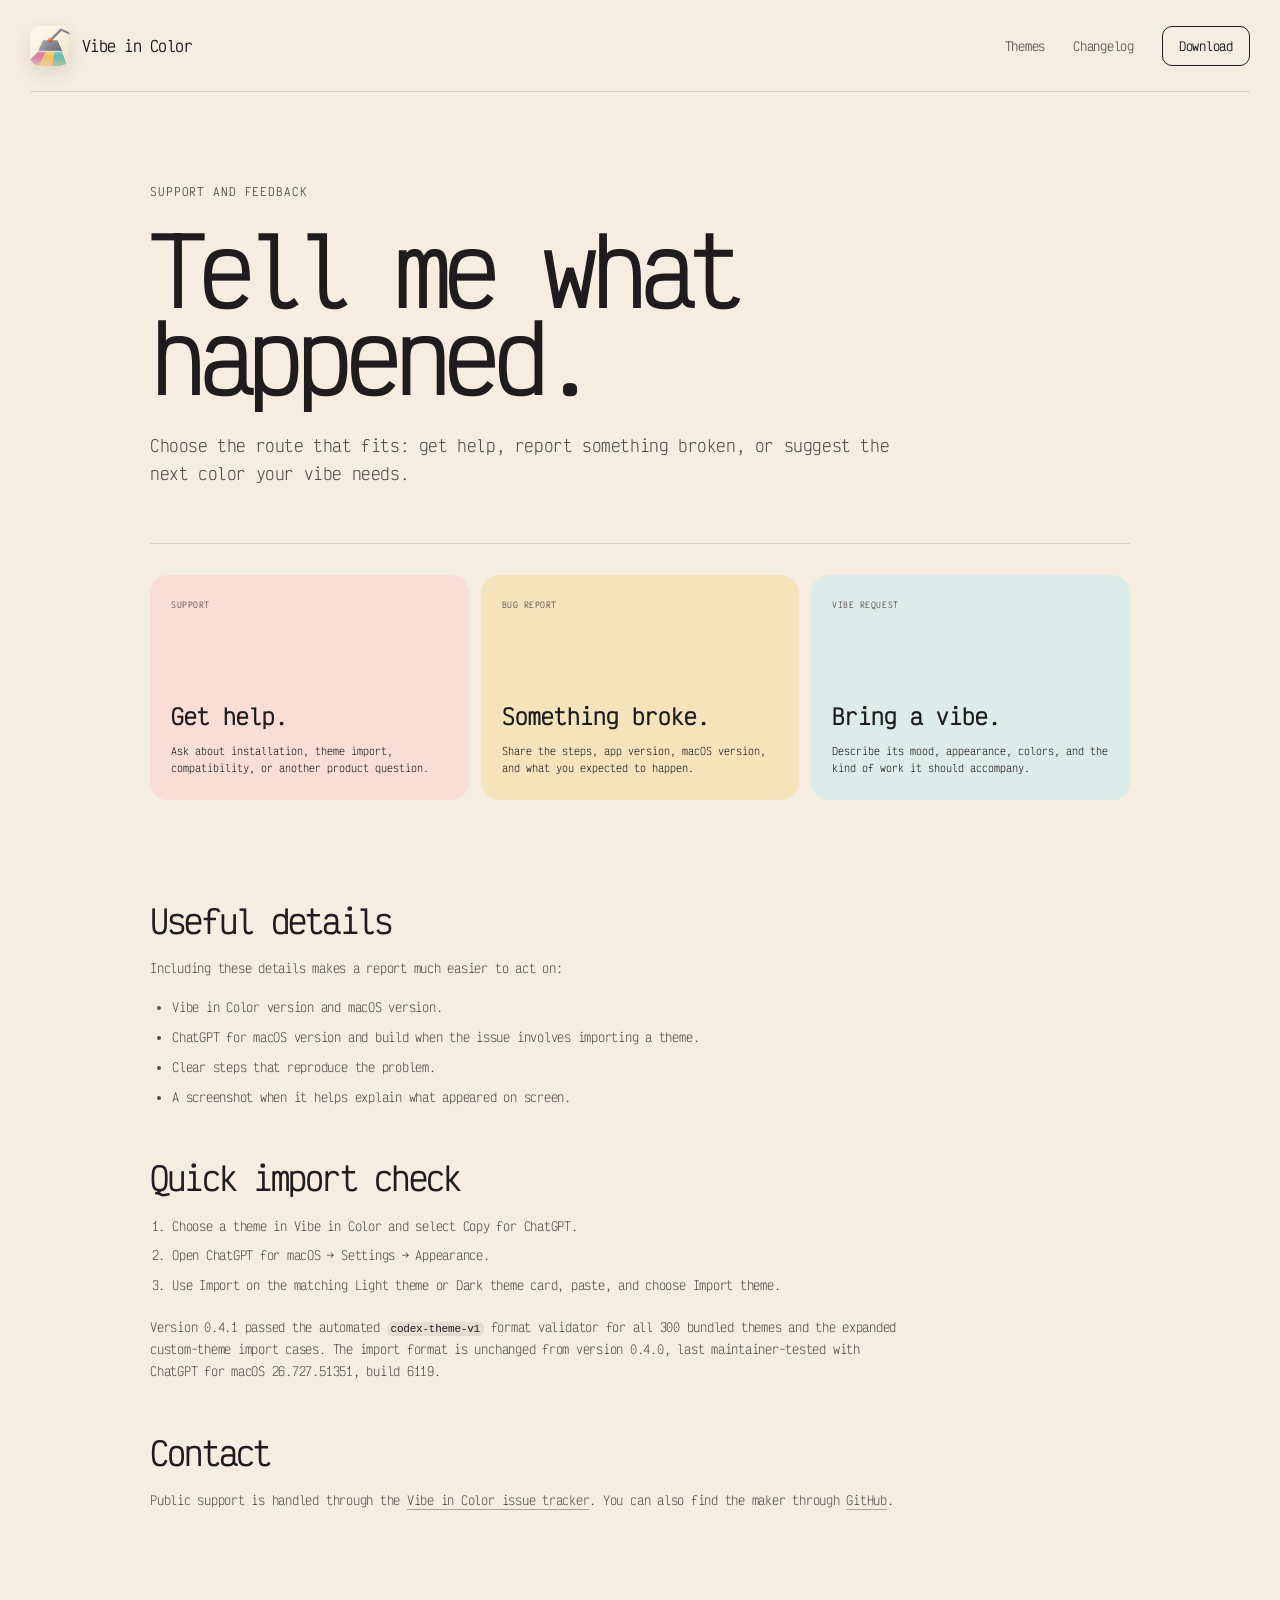
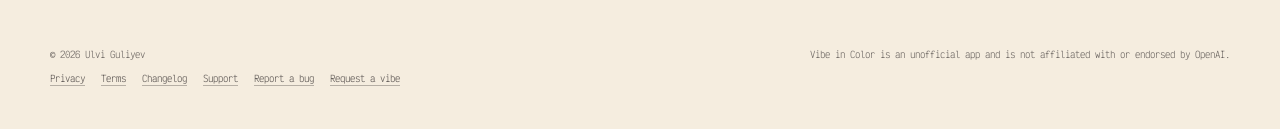
<file: support.html>
<!doctype html>
<html lang="en">
<head>
  <meta charset="utf-8">
  <meta name="viewport" content="width=device-width, initial-scale=1">
  <meta name="theme-color" content="#f5eddf">
  <meta name="description" content="Get support, report a bug, or request a new theme for Vibe in Color.">
  <meta name="robots" content="index, follow">
  <title>Support and Feedback — Vibe in Color</title>
  <link rel="canonical" href="https://ulvigu.github.io/vibeincolor-downloads/support.html">
  <link rel="icon" href="assets/VibeInColor.png">
  <link rel="preload" href="assets/VictorMono-Variable.ttf" as="font" type="font/ttf" crossorigin>
  <link rel="stylesheet" href="styles.css">
</head>
<body>
  <header class="site-header">
    <a class="brand" href="./" aria-label="Vibe in Color home">
      <img src="assets/VibeInColor.png" alt="">
      <span>Vibe in Color</span>
    </a>
    <nav aria-label="Primary navigation">
      <a href="./#themes">Themes</a>
      <a href="changelog.html">Changelog</a>
      <a class="nav-download" href="./#download">Download</a>
    </nav>
  </header>

  <main class="legal-main" id="top">
    <section class="legal-hero" aria-labelledby="support-title">
      <p class="eyebrow">Support and feedback</p>
      <h1 id="support-title">Tell me what<br>happened.</h1>
      <p class="legal-lede">Choose the route that fits: get help, report something broken, or suggest the next color your vibe needs.</p>
    </section>

    <section class="support-grid" aria-label="Feedback options">
      <a class="support-card" href="https://github.com/ulvigu/vibeincolor-downloads/issues/new?template=support_request.yml">
        <span>Support</span>
        <h2>Get help.</h2>
        <p>Ask about installation, theme import, compatibility, or another product question.</p>
      </a>
      <a class="support-card" href="https://github.com/ulvigu/vibeincolor-downloads/issues/new?template=bug_report.yml">
        <span>Bug report</span>
        <h2>Something broke.</h2>
        <p>Share the steps, app version, macOS version, and what you expected to happen.</p>
      </a>
      <a class="support-card" href="https://github.com/ulvigu/vibeincolor-downloads/issues/new?template=vibe_request.yml">
        <span>Vibe request</span>
        <h2>Bring a vibe.</h2>
        <p>Describe its mood, appearance, colors, and the kind of work it should accompany.</p>
      </a>
    </section>

    <div class="legal-content">
      <section>
        <h2>Useful details</h2>
        <p>Including these details makes a report much easier to act on:</p>
        <ul>
          <li>Vibe in Color version and macOS version.</li>
          <li>ChatGPT for macOS version and build when the issue involves importing a theme.</li>
          <li>Clear steps that reproduce the problem.</li>
          <li>A screenshot when it helps explain what appeared on screen.</li>
        </ul>
      </section>

      <section>
        <h2>Quick import check</h2>
        <ol>
          <li>Choose a theme in Vibe in Color and select Copy for ChatGPT.</li>
          <li>Open ChatGPT for macOS → Settings → Appearance.</li>
          <li>Use Import on the matching Light theme or Dark theme card, paste, and choose Import theme.</li>
        </ol>
        <p>Version 0.4.1 passed the automated <code>codex-theme-v1</code> format validator for all 300 bundled themes and the expanded custom-theme import cases. The import format is unchanged from version 0.4.0, last maintainer-tested with ChatGPT for macOS 26.727.51351, build 6119.</p>
      </section>

      <section>
        <h2>Contact</h2>
        <p>Public support is handled through the <a href="https://github.com/ulvigu/vibeincolor-downloads/issues">Vibe in Color issue tracker</a>. You can also find the maker through <a href="https://github.com/ulvigu">GitHub</a>.</p>
      </section>
    </div>
  </main>

  <footer class="site-footer">
    <div>
      <span>© 2026 Ulvi Guliyev</span>
      <nav class="footer-links" aria-label="Product information">
        <a href="privacy.html">Privacy</a>
        <a href="terms.html">Terms</a>
        <a href="changelog.html">Changelog</a>
        <a href="support.html" aria-current="page">Support</a>
        <a href="https://github.com/ulvigu/vibeincolor-downloads/issues/new?template=bug_report.yml">Report a bug</a>
        <a href="https://github.com/ulvigu/vibeincolor-downloads/issues/new?template=vibe_request.yml">Request a vibe</a>
      </nav>
    </div>
    <span>Vibe in Color is an unofficial app and is not affiliated with or endorsed by OpenAI.</span>
  </footer>
</body>
</html>
</file>
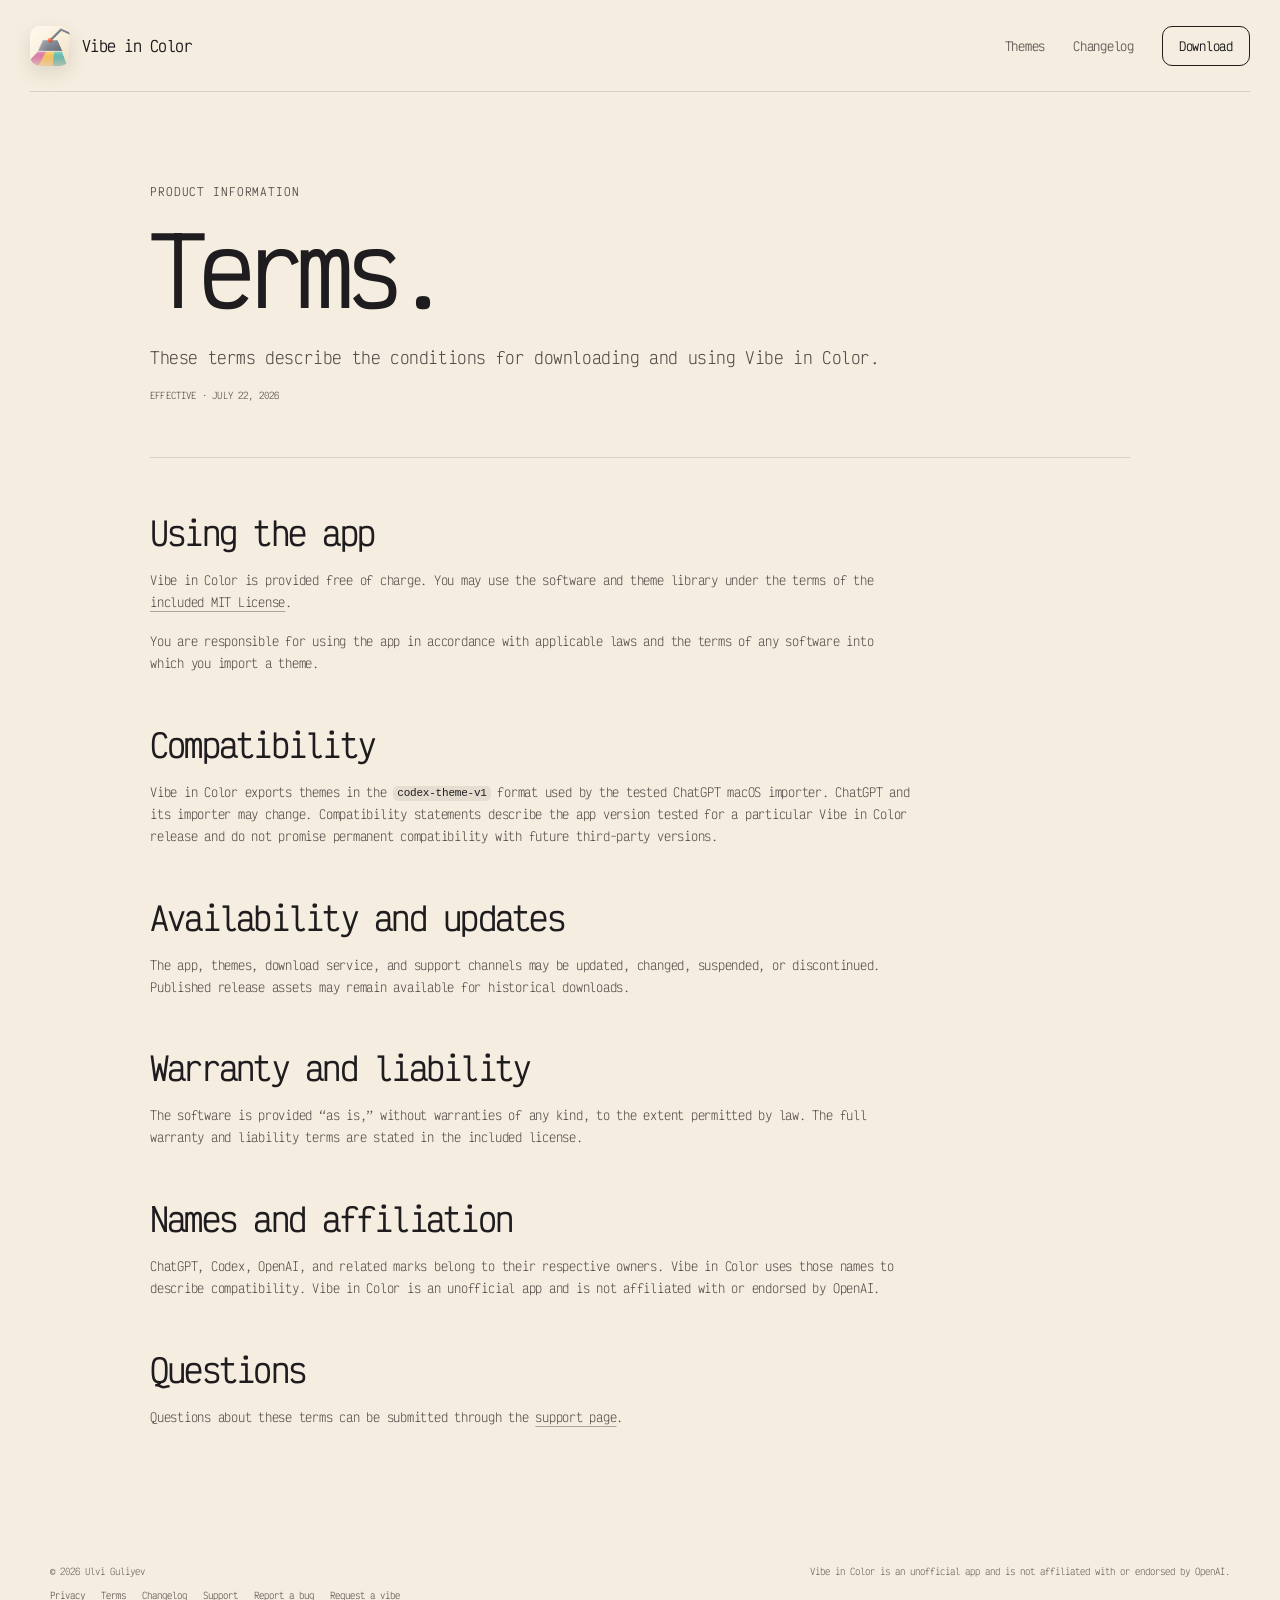
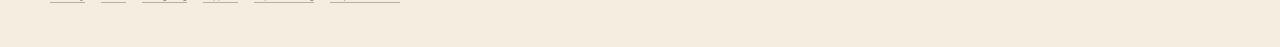
<file: terms.html>
<!doctype html>
<html lang="en">
<head>
  <meta charset="utf-8">
  <meta name="viewport" content="width=device-width, initial-scale=1">
  <meta name="theme-color" content="#f5eddf">
  <meta name="description" content="Terms for downloading and using Vibe in Color for macOS.">
  <meta name="robots" content="index, follow">
  <title>Terms — Vibe in Color</title>
  <link rel="canonical" href="https://ulvigu.github.io/vibeincolor-downloads/terms.html">
  <link rel="icon" href="assets/VibeInColor.png">
  <link rel="preload" href="assets/VictorMono-Variable.ttf" as="font" type="font/ttf" crossorigin>
  <link rel="stylesheet" href="styles.css">
</head>
<body>
  <header class="site-header">
    <a class="brand" href="./" aria-label="Vibe in Color home">
      <img src="assets/VibeInColor.png" alt="">
      <span>Vibe in Color</span>
    </a>
    <nav aria-label="Primary navigation">
      <a href="./#themes">Themes</a>
      <a href="changelog.html">Changelog</a>
      <a class="nav-download" href="./#download">Download</a>
    </nav>
  </header>

  <main class="legal-main" id="top">
    <section class="legal-hero" aria-labelledby="terms-title">
      <p class="eyebrow">Product information</p>
      <h1 id="terms-title">Terms.</h1>
      <p class="legal-lede">These terms describe the conditions for downloading and using Vibe in Color.</p>
      <p class="legal-meta">Effective · July 22, 2026</p>
    </section>

    <div class="legal-content">
      <section>
        <h2>Using the app</h2>
        <p>Vibe in Color is provided free of charge. You may use the software and theme library under the terms of the <a href="https://github.com/ulvigu/vibeincolor-downloads/blob/main/LICENSE">included MIT License</a>.</p>
        <p>You are responsible for using the app in accordance with applicable laws and the terms of any software into which you import a theme.</p>
      </section>

      <section>
        <h2>Compatibility</h2>
        <p>Vibe in Color exports themes in the <code>codex-theme-v1</code> format used by the tested ChatGPT macOS importer. ChatGPT and its importer may change. Compatibility statements describe the app version tested for a particular Vibe in Color release and do not promise permanent compatibility with future third-party versions.</p>
      </section>

      <section>
        <h2>Availability and updates</h2>
        <p>The app, themes, download service, and support channels may be updated, changed, suspended, or discontinued. Published release assets may remain available for historical downloads.</p>
      </section>

      <section>
        <h2>Warranty and liability</h2>
        <p>The software is provided “as is,” without warranties of any kind, to the extent permitted by law. The full warranty and liability terms are stated in the included license.</p>
      </section>

      <section>
        <h2>Names and affiliation</h2>
        <p>ChatGPT, Codex, OpenAI, and related marks belong to their respective owners. Vibe in Color uses those names to describe compatibility. Vibe in Color is an unofficial app and is not affiliated with or endorsed by OpenAI.</p>
      </section>

      <section>
        <h2>Questions</h2>
        <p>Questions about these terms can be submitted through the <a href="support.html">support page</a>.</p>
      </section>
    </div>
  </main>

  <footer class="site-footer">
    <div>
      <span>© 2026 Ulvi Guliyev</span>
      <nav class="footer-links" aria-label="Product information">
        <a href="privacy.html">Privacy</a>
        <a href="terms.html" aria-current="page">Terms</a>
        <a href="changelog.html">Changelog</a>
        <a href="support.html">Support</a>
        <a href="https://github.com/ulvigu/vibeincolor-downloads/issues/new?template=bug_report.yml">Report a bug</a>
        <a href="https://github.com/ulvigu/vibeincolor-downloads/issues/new?template=vibe_request.yml">Request a vibe</a>
      </nav>
    </div>
    <span>Vibe in Color is an unofficial app and is not affiliated with or endorsed by OpenAI.</span>
  </footer>
</body>
</html>
</file>
<file: styles.css>
@font-face {
  font-family: "Victor Mono";
  src: url("assets/VictorMono-Variable.ttf") format("truetype");
  font-style: normal;
  font-weight: 100 700;
  font-display: swap;
}

:root {
  color-scheme: light;
  --ink: #1e1c1f;
  --muted: #68625e;
  --paper: #f5eddf;
  --surface: #fffaf1;
  --coral: #f26343;
  --coral-dark: #d94e32;
  --pink-soft: #f4dfe9;
  --gold-soft: #f5e4bb;
  --mint-soft: #dcece8;
  --line: rgba(30, 28, 31, 0.13);
  --dark-line: rgba(255, 255, 255, 0.14);
}

* {
  box-sizing: border-box;
}

html {
  scroll-behavior: smooth;
}

body {
  margin: 0;
  color: var(--ink);
  background: var(--paper);
  font-family: "Victor Mono", ui-monospace, SFMono-Regular, Menlo, Monaco, Consolas, monospace;
  font-size: 16px;
  font-weight: 300;
  -webkit-font-smoothing: antialiased;
  text-rendering: optimizeLegibility;
}

body.lightbox-open {
  overflow: hidden;
}

button,
input,
select,
textarea {
  font: inherit;
}

a {
  color: inherit;
}

img,
video {
  max-width: 100%;
}

.site-header {
  width: min(1220px, calc(100% - 56px));
  height: 92px;
  margin: 0 auto;
  display: flex;
  align-items: center;
  justify-content: space-between;
  border-bottom: 1px solid var(--line);
}

.brand {
  display: inline-flex;
  align-items: center;
  gap: 12px;
  color: var(--ink);
  font-size: 15px;
  font-weight: 500;
  letter-spacing: -0.035em;
  text-decoration: none;
}

.brand img {
  width: 40px;
  height: 40px;
  border-radius: 10px;
  box-shadow: 0 7px 18px rgba(67, 50, 39, 0.12);
}

.site-header > nav {
  display: flex;
  align-items: center;
  gap: 28px;
  font-size: 12px;
  font-weight: 500;
  letter-spacing: -0.02em;
}

.site-header > nav a {
  text-decoration: none;
}

.site-header > nav a:not(.nav-download) {
  color: var(--muted);
  transition: color 160ms ease;
}

.site-header > nav a:not(.nav-download):hover {
  color: var(--ink);
}

.nav-download {
  padding: 11px 16px;
  border: 1px solid var(--ink);
  border-radius: 10px;
  transition: color 160ms ease, background 160ms ease;
}

.nav-download:hover {
  color: var(--paper);
  background: var(--ink);
}

main {
  overflow: hidden;
}

.hero {
  width: min(1220px, calc(100% - 56px));
  min-height: 720px;
  margin: 0 auto;
  padding: 94px 0 116px;
  display: grid;
  grid-template-columns: minmax(0, 1.14fr) minmax(360px, 0.86fr);
  align-items: center;
  gap: clamp(56px, 7vw, 112px);
}

.hero-copy {
  position: relative;
  z-index: 1;
}

.eyebrow {
  margin: 0 0 24px;
  color: #5e5854;
  font-size: 11px;
  font-weight: 500;
  line-height: 1.5;
  letter-spacing: 0.08em;
  text-transform: uppercase;
}

h1,
h2,
h3,
p {
  text-wrap: pretty;
}

h1 {
  margin: 0;
  letter-spacing: -0.075em;
}

.hero-title-main,
.hero-title-accent {
  display: block;
}

.hero-title-main {
  font-size: clamp(64px, 6.65vw, 100px);
  font-weight: 500;
  line-height: 0.91;
}

.hero-title-accent {
  margin-top: 29px;
  color: var(--coral);
  font-size: clamp(34px, 3.7vw, 55px);
  font-weight: 200;
  line-height: 1.09;
  letter-spacing: -0.06em;
}

.hero-summary {
  max-width: 650px;
  margin: 34px 0 0;
  color: #514c48;
  font-size: 16px;
  line-height: 1.75;
  letter-spacing: -0.025em;
}

.trust-line {
  margin: 23px 0 0;
  display: flex;
  flex-wrap: wrap;
  align-items: center;
  gap: 8px 10px;
  color: #4e4946;
  font-size: 9px;
  font-weight: 550;
  line-height: 1.5;
  letter-spacing: 0.035em;
  text-transform: uppercase;
}

.trust-line span {
  display: inline-flex;
  align-items: center;
  gap: 10px;
  white-space: nowrap;
}

.trust-line span:not(:last-child)::after {
  content: "•";
  color: var(--coral);
  font-weight: 600;
}

.hero-actions {
  display: flex;
  flex-wrap: wrap;
  gap: 12px;
  margin-top: 29px;
}

.button {
  display: inline-flex;
  min-height: 52px;
  align-items: center;
  justify-content: center;
  padding: 0 21px;
  border: 1px solid transparent;
  border-radius: 11px;
  font-size: 12px;
  font-weight: 500;
  line-height: 1;
  letter-spacing: -0.02em;
  text-decoration: none;
  transition: transform 160ms ease, box-shadow 160ms ease, background 160ms ease;
}

.button:hover {
  transform: translateY(-2px);
}

.button:focus-visible,
.site-header > nav a:focus-visible,
.footer-links a:focus-visible,
.brand:focus-visible,
.download-actions > a:focus-visible,
.demo-frame button:focus-visible,
.import-preview:focus-visible,
.image-lightbox button:focus-visible,
.support-card:focus-visible,
.legal-content a:focus-visible {
  outline: 3px solid var(--coral);
  outline-offset: 4px;
}

.button-primary {
  color: #fffaf1;
  background: var(--coral);
  box-shadow: 0 13px 28px rgba(242, 99, 67, 0.19);
}

.button-primary:hover {
  background: var(--coral-dark);
  box-shadow: 0 17px 34px rgba(242, 99, 67, 0.25);
}

.button-secondary {
  border-color: var(--line);
  background: rgba(255, 250, 241, 0.58);
}

.button-secondary:hover {
  background: var(--surface);
}

.release-meta {
  margin: 18px 0 0;
  color: var(--muted);
  font-size: 10px;
  font-weight: 400;
  letter-spacing: 0.015em;
}

.hero-product {
  width: min(100%, 470px);
  justify-self: end;
}

.icon-stage {
  aspect-ratio: 1;
  display: grid;
  place-items: center;
  border: 1px solid rgba(30, 28, 31, 0.09);
  border-radius: 38px;
  background: rgba(255, 250, 241, 0.6);
  box-shadow: 0 34px 80px rgba(66, 49, 38, 0.11);
}

.app-icon {
  display: block;
  width: 67%;
  height: auto;
  border-radius: 24%;
  filter: drop-shadow(0 29px 30px rgba(62, 44, 34, 0.2));
}

.hero-facts {
  margin: 14px 0 0;
  display: grid;
  grid-template-columns: 0.8fr 0.62fr 1.58fr;
  gap: 8px;
}

.hero-facts > div {
  min-width: 0;
  padding: 16px 13px 15px;
  border-radius: 14px;
  background: rgba(255, 250, 241, 0.58);
}

.hero-facts dt {
  overflow: hidden;
  margin: 0;
  font-size: clamp(13px, 1.35vw, 17px);
  font-weight: 500;
  line-height: 1.2;
  letter-spacing: -0.055em;
  text-overflow: ellipsis;
  white-space: nowrap;
}

.hero-facts .fact-wide dt {
  font-size: clamp(11px, 1.05vw, 14px);
  line-height: 1.28;
  text-overflow: clip;
  white-space: normal;
}

.hero-facts dd {
  margin: 6px 0 0;
  color: var(--muted);
  font-size: 9px;
  font-weight: 400;
  line-height: 1.35;
  letter-spacing: -0.01em;
}

.demo-section {
  padding: 126px 28px 132px;
  color: #f7f0e6;
  background: var(--ink);
}

.demo-inner {
  width: min(1180px, 100%);
  margin: 0 auto;
}

.demo-heading {
  margin-bottom: 54px;
  display: grid;
  grid-template-columns: minmax(0, 1.12fr) minmax(300px, 0.88fr);
  align-items: end;
  gap: 72px;
}

.eyebrow-on-dark {
  color: #f48a72;
}

.demo-heading h2,
.theme-heading h2,
.story-section h2,
.download-panel h2 {
  margin: 0;
  font-weight: 400;
  letter-spacing: -0.065em;
}

.demo-heading h2 {
  font-size: clamp(45px, 5.25vw, 76px);
  line-height: 0.98;
}

.demo-heading > p {
  max-width: 500px;
  margin: 0 0 3px;
  color: #bbb2aa;
  font-size: 14px;
  line-height: 1.75;
  letter-spacing: -0.02em;
}

.demo-frame {
  position: relative;
  overflow: hidden;
  border: 1px solid var(--dark-line);
  border-radius: 25px;
  background: #0e0d0f;
  box-shadow: 0 38px 85px rgba(0, 0, 0, 0.34);
}

.demo-frame video {
  display: block;
  width: 100%;
  aspect-ratio: 16 / 9;
  background: #0e0d0f;
}

.demo-frame button {
  position: absolute;
  top: 17px;
  right: 17px;
  min-height: 40px;
  padding: 0 15px;
  border: 1px solid rgba(255, 255, 255, 0.24);
  border-radius: 9px;
  color: #fffaf1;
  background: rgba(20, 18, 21, 0.86);
  backdrop-filter: blur(16px);
  -webkit-backdrop-filter: blur(16px);
  font-size: 10px;
  font-weight: 500;
  cursor: pointer;
  transition: border-color 160ms ease, background 160ms ease;
}

.demo-frame button:hover {
  border-color: rgba(255, 255, 255, 0.48);
  background: rgba(20, 18, 21, 0.96);
}

.theme-section {
  width: min(1180px, calc(100% - 56px));
  margin: 0 auto;
  padding: 126px 0 132px;
}

.theme-heading {
  margin-bottom: 58px;
  display: grid;
  grid-template-columns: minmax(0, 1.25fr) minmax(300px, 0.75fr);
  align-items: end;
  gap: 72px;
}

.theme-heading h2 {
  max-width: 910px;
  font-size: clamp(39px, 4.6vw, 66px);
  line-height: 1.04;
}

.theme-heading > p {
  max-width: 500px;
  margin: 0 0 4px;
  color: #554f4b;
  font-size: 13px;
  line-height: 1.75;
  letter-spacing: -0.02em;
}

.vibe-grid {
  display: grid;
  grid-template-columns: repeat(auto-fit, minmax(205px, 1fr));
  gap: 14px;
}

.vibe-card {
  min-width: 0;
  min-height: 292px;
  padding: 22px 19px 19px;
  display: flex;
  flex-direction: column;
  border: 1px solid rgba(30, 28, 31, 0.08);
  border-radius: 19px;
  background: rgba(255, 250, 241, 0.7);
  box-shadow: 0 17px 40px rgba(66, 49, 38, 0.055);
}

.vibe-card-meta {
  display: flex;
  align-items: center;
  justify-content: space-between;
  gap: 12px;
  color: #6f6762;
  font-size: 8px;
  font-weight: 500;
  letter-spacing: 0.065em;
  text-transform: uppercase;
}

.vibe-variant {
  padding: 5px 7px 4px;
  border: 1px solid var(--line);
  border-radius: 999px;
  background: rgba(245, 237, 223, 0.72);
}

.vibe-card h3 {
  min-height: 54px;
  margin: 25px 0 18px;
  font-size: 18px;
  font-weight: 500;
  line-height: 1.18;
  letter-spacing: -0.05em;
}

.theme-samples {
  margin: auto 0 0;
  padding: 0;
  display: grid;
  gap: 7px;
  list-style: none;
}

.theme-samples li {
  min-width: 0;
  min-height: 42px;
  padding: 9px 10px;
  display: flex;
  align-items: center;
  gap: 9px;
  overflow: hidden;
  border: 1px solid rgba(128, 128, 128, 0.2);
  border-radius: 10px;
  color: var(--theme-fg);
  background: var(--theme-bg);
  font-size: 9px;
  font-weight: 450;
  line-height: 1.25;
  letter-spacing: -0.02em;
  text-overflow: ellipsis;
  white-space: nowrap;
}

.theme-samples i {
  width: 9px;
  height: 9px;
  flex: 0 0 9px;
  border: 1px solid rgba(255, 255, 255, 0.38);
  border-radius: 50%;
  background: var(--theme-accent);
  box-shadow: 0 0 0 1px rgba(0, 0, 0, 0.14);
}

.import-section {
  width: min(1180px, calc(100% - 56px));
  margin: 0 auto;
  padding: 14px 0 132px;
}

.import-heading {
  margin-bottom: 56px;
  display: grid;
  grid-template-columns: minmax(0, 1.35fr) minmax(300px, 0.65fr);
  align-items: end;
  gap: 72px;
}

.import-heading h2 {
  margin: 0;
  font-size: clamp(39px, 4.6vw, 66px);
  font-weight: 400;
  line-height: 1.04;
  letter-spacing: -0.065em;
}

.import-heading > p {
  max-width: 460px;
  margin: 0 0 4px;
  color: #554f4b;
  font-size: 13px;
  line-height: 1.75;
  letter-spacing: -0.02em;
}

.import-heading code,
.compatibility-note code,
.legal-content code {
  padding: 0.13em 0.36em;
  border-radius: 5px;
  color: var(--ink);
  background: rgba(30, 28, 31, 0.075);
  font-size: 0.92em;
  font-weight: 450;
}

.import-workflow {
  display: grid;
  grid-template-columns: minmax(0, 1.62fr) minmax(300px, 0.68fr);
  align-items: center;
  gap: clamp(36px, 5vw, 66px);
}

.import-visual {
  min-width: 0;
  margin: 0;
}

.import-preview {
  position: relative;
  display: block;
  width: 100%;
  padding: 0;
  overflow: hidden;
  border: 0;
  border-radius: 21px;
  color: #fffaf1;
  background: #081823;
  text-align: left;
  cursor: zoom-in;
}

.import-visual img {
  display: block;
  width: 100%;
  height: auto;
  border: 1px solid rgba(30, 28, 31, 0.16);
  border-radius: 21px;
  background: #081823;
  box-shadow: 0 30px 68px rgba(62, 46, 35, 0.18);
  transition: border-color 160ms ease, box-shadow 160ms ease;
}

.import-preview:hover img {
  border-color: rgba(242, 99, 67, 0.68);
  box-shadow: 0 34px 76px rgba(62, 46, 35, 0.25);
}

.import-preview-label {
  position: absolute;
  right: 16px;
  bottom: 16px;
  padding: 9px 12px;
  border: 1px solid rgba(255, 255, 255, 0.22);
  border-radius: 9px;
  background: rgba(14, 13, 15, 0.86);
  box-shadow: 0 9px 24px rgba(0, 0, 0, 0.24);
  font-size: 9px;
  font-weight: 500;
  letter-spacing: -0.02em;
  pointer-events: none;
}

.import-visual figcaption {
  margin-top: 14px;
  color: var(--muted);
  font-size: 9px;
  font-weight: 400;
  letter-spacing: 0.015em;
}

.image-lightbox {
  position: fixed;
  inset: 0;
  z-index: 1000;
  width: 100vw;
  height: 100vh;
  height: 100dvh;
  padding: clamp(16px, 2.5vw, 34px);
  overflow: hidden;
  overscroll-behavior: contain;
  color: #fffaf1;
  background: rgba(14, 13, 15, 0.98);
  backdrop-filter: blur(12px);
}

.image-lightbox:not([hidden]) {
  display: grid;
  grid-template-rows: auto minmax(0, 1fr);
  gap: clamp(14px, 2vw, 24px);
}

.image-lightbox[hidden] {
  display: none;
}

.image-lightbox-header {
  display: flex;
  align-items: center;
  justify-content: space-between;
  gap: 24px;
}

.image-lightbox-header p {
  margin: 0;
  color: #c8bfb7;
  font-size: 10px;
  font-weight: 400;
  line-height: 1.5;
  letter-spacing: 0.01em;
}

.image-lightbox button {
  min-height: 40px;
  padding: 0 15px;
  border: 1px solid rgba(255, 255, 255, 0.25);
  border-radius: 10px;
  color: #fffaf1;
  background: rgba(255, 255, 255, 0.07);
  font-size: 10px;
  font-weight: 500;
  cursor: pointer;
  transition: border-color 160ms ease, background 160ms ease;
}

.image-lightbox button:hover {
  border-color: rgba(255, 255, 255, 0.5);
  background: rgba(255, 255, 255, 0.12);
}

.image-lightbox > img {
  width: 100%;
  height: 100%;
  min-width: 0;
  min-height: 0;
  object-fit: contain;
  border: 1px solid rgba(255, 255, 255, 0.13);
  border-radius: 15px;
  background: #081823;
  box-shadow: 0 30px 80px rgba(0, 0, 0, 0.42);
}

.import-steps {
  margin: 0;
  padding: 0;
  list-style: none;
}

.import-steps li {
  padding: 27px 0 28px;
  display: grid;
  grid-template-columns: 35px minmax(0, 1fr);
  gap: 15px;
  border-bottom: 1px solid var(--line);
}

.import-steps li:first-child {
  border-top: 1px solid var(--line);
}

.step-number {
  padding-top: 5px;
  color: var(--coral);
  font-size: 10px;
  font-weight: 600;
  letter-spacing: 0.04em;
}

.import-steps h3 {
  margin: 0 0 10px;
  font-size: 19px;
  font-weight: 500;
  line-height: 1.2;
  letter-spacing: -0.045em;
}

.import-steps p {
  margin: 0;
  color: #554f4b;
  font-size: 11px;
  line-height: 1.75;
  letter-spacing: -0.02em;
}

.import-steps strong {
  color: var(--ink);
  font-weight: 550;
}

.compatibility-note {
  margin-top: 45px;
  padding: 22px 0;
  display: grid;
  grid-template-columns: minmax(130px, 0.36fr) minmax(0, 1.64fr);
  gap: 36px;
  border-top: 1px solid var(--line);
  border-bottom: 1px solid var(--line);
}

.compatibility-note > span {
  color: var(--coral);
  font-size: 9px;
  font-weight: 600;
  letter-spacing: 0.065em;
  text-transform: uppercase;
}

.compatibility-note p {
  max-width: 760px;
  margin: 0;
  color: #554f4b;
  font-size: 11px;
  line-height: 1.75;
  letter-spacing: -0.02em;
}

.compatibility-note strong {
  color: var(--ink);
  font-weight: 550;
}

.story-section {
  padding: 0 28px 132px;
}

.story-inner {
  width: min(1180px, 100%);
  margin: 0 auto;
  padding: clamp(48px, 6.2vw, 82px);
  border-radius: 27px;
  background: #f9ded5;
  box-shadow: 0 30px 68px rgba(62, 46, 35, 0.09);
}

.story-layout {
  display: grid;
  grid-template-columns: minmax(0, 0.86fr) minmax(360px, 1.14fr);
  align-items: start;
  gap: clamp(48px, 7vw, 100px);
}

.story-section h2 {
  font-size: clamp(46px, 5.2vw, 74px);
  line-height: 0.98;
}

.story-copy {
  max-width: 570px;
}

.story-copy p {
  margin: 0 0 18px;
  color: #504946;
  font-size: 13px;
  line-height: 1.82;
  letter-spacing: -0.025em;
}

.story-copy .story-punchline {
  margin: 31px 0 0;
  color: var(--ink);
  font-size: clamp(18px, 1.7vw, 23px);
  font-weight: 500;
  line-height: 1.42;
  letter-spacing: -0.045em;
}

.download-panel {
  width: min(1180px, calc(100% - 56px));
  margin: 0 auto 98px;
  padding: clamp(48px, 6.2vw, 82px);
  display: grid;
  grid-template-columns: minmax(0, 1.4fr) minmax(220px, 0.6fr);
  align-items: end;
  gap: 70px;
  border-radius: 27px;
  color: #fff8ed;
  background: var(--ink);
  box-shadow: 0 35px 75px rgba(62, 46, 35, 0.14);
}

.download-panel h2 {
  font-size: clamp(49px, 6.1vw, 86px);
  line-height: 0.94;
}

.download-panel > div:first-child > p:last-child {
  max-width: 650px;
  margin: 30px 0 0;
  color: #bbb2aa;
  font-size: 13px;
  line-height: 1.75;
  letter-spacing: -0.02em;
}

.download-actions {
  display: flex;
  flex-direction: column;
  align-items: flex-start;
  gap: 20px;
}

.button-dark {
  color: #fffaf1;
  background: var(--coral);
  box-shadow: 0 15px 30px rgba(242, 99, 67, 0.2);
}

.button-dark:hover {
  background: var(--coral-dark);
  box-shadow: 0 18px 34px rgba(242, 99, 67, 0.27);
}

.download-actions > a:not(.button) {
  color: #c8bfb7;
  font-size: 10px;
  font-weight: 400;
  text-underline-offset: 4px;
}

.site-footer {
  width: min(1180px, calc(100% - 56px));
  margin: 0 auto;
  padding: 0 0 44px;
  display: flex;
  justify-content: space-between;
  gap: 36px;
  color: var(--muted);
  font-size: 9px;
  line-height: 1.6;
}

.site-footer > div {
  display: grid;
  gap: 10px;
}

.footer-links {
  display: flex;
  flex-wrap: wrap;
  gap: 8px 16px;
  font-size: 9px;
  font-weight: 400;
  letter-spacing: 0;
}

.footer-links a {
  color: var(--muted);
  text-decoration: underline;
  text-decoration-color: rgba(104, 98, 94, 0.45);
  text-underline-offset: 3px;
}

.footer-links a:hover {
  color: var(--ink);
}

.site-footer > span:last-child {
  max-width: 650px;
  text-align: right;
}

.legal-main {
  width: min(980px, calc(100% - 56px));
  margin: 0 auto;
  padding: 92px 0 118px;
  overflow: visible;
}

.legal-hero {
  padding-bottom: 56px;
  border-bottom: 1px solid var(--line);
}

.legal-hero h1 {
  max-width: 900px;
  margin: 0;
  font-size: clamp(56px, 7.3vw, 94px);
  font-weight: 500;
  line-height: 0.94;
  letter-spacing: -0.075em;
}

.legal-lede {
  max-width: 740px;
  margin: 31px 0 0;
  color: #514c48;
  font-size: 16px;
  line-height: 1.75;
  letter-spacing: -0.025em;
}

.legal-meta {
  margin: 18px 0 0;
  color: var(--muted);
  font-size: 9px;
  font-weight: 450;
  letter-spacing: 0.02em;
  text-transform: uppercase;
}

.legal-content {
  width: min(760px, 100%);
  padding-top: 56px;
}

.legal-content section + section {
  margin-top: 51px;
}

.legal-content h2 {
  margin: 0 0 19px;
  font-size: clamp(25px, 2.5vw, 34px);
  font-weight: 500;
  line-height: 1.16;
  letter-spacing: -0.055em;
}

.legal-content h3 {
  margin: 28px 0 12px;
  font-size: 17px;
  font-weight: 500;
  line-height: 1.25;
  letter-spacing: -0.045em;
}

.legal-content p,
.legal-content li {
  color: #554f4b;
  font-size: 12px;
  line-height: 1.82;
  letter-spacing: -0.02em;
}

.legal-content p {
  margin: 0 0 17px;
}

.legal-content ul,
.legal-content ol {
  margin: 0 0 20px;
  padding-left: 22px;
}

.legal-content li + li {
  margin-top: 8px;
}

.legal-content a {
  text-decoration-color: rgba(30, 28, 31, 0.35);
  text-underline-offset: 4px;
}

.legal-callout {
  margin: 35px 0;
  padding: 25px 27px;
  border-radius: 17px;
  background: rgba(255, 250, 241, 0.72);
}

.legal-callout p:last-child {
  margin-bottom: 0;
}

.support-grid {
  margin: 31px 0 46px;
  display: grid;
  grid-template-columns: repeat(3, minmax(0, 1fr));
  gap: 12px;
}

.support-card {
  min-height: 225px;
  padding: 24px 21px;
  display: flex;
  flex-direction: column;
  border-radius: 18px;
  text-decoration: none;
  transition: transform 160ms ease, box-shadow 160ms ease;
}

.support-card:hover {
  transform: translateY(-2px);
  box-shadow: 0 18px 38px rgba(62, 46, 35, 0.1);
}

.support-card:nth-child(1) {
  background: #f9ded5;
}

.support-card:nth-child(2) {
  background: var(--gold-soft);
}

.support-card:nth-child(3) {
  background: var(--mint-soft);
}

.support-card span {
  color: #665d58;
  font-size: 8px;
  font-weight: 550;
  letter-spacing: 0.065em;
  text-transform: uppercase;
}

.support-card h2 {
  margin: auto 0 12px;
  font-size: 22px;
}

.support-card p {
  margin: 0;
  font-size: 10px;
  line-height: 1.65;
}

.changelog-release {
  padding: 0 0 48px;
  border-bottom: 1px solid var(--line);
}

.changelog-release + .changelog-release {
  padding-top: 48px;
}

.changelog-release:last-child {
  padding-bottom: 0;
  border-bottom: 0;
}

.release-heading {
  margin-bottom: 27px;
  display: flex;
  align-items: baseline;
  justify-content: space-between;
  gap: 24px;
}

.release-heading h2 {
  margin: 0;
}

.release-heading time {
  color: var(--muted);
  font-size: 9px;
}

@media (max-width: 980px) {
  .hero {
    min-height: 0;
    padding: 88px 0 108px;
    grid-template-columns: 1fr;
    gap: 72px;
  }

  .hero-product {
    width: 100%;
    display: grid;
    grid-template-columns: minmax(260px, 0.76fr) minmax(260px, 1.24fr);
    align-items: end;
    gap: 14px;
    justify-self: stretch;
  }

  .hero-facts {
    margin: 0;
    grid-template-columns: 1fr;
  }

  .hero-facts > div {
    padding: 20px;
  }

  .hero-facts dt {
    font-size: 18px;
  }

  .demo-heading {
    gap: 44px;
  }

  .theme-heading {
    grid-template-columns: 1fr;
    gap: 24px;
  }

  .story-layout {
    grid-template-columns: 1fr;
    gap: 36px;
  }

  .import-workflow {
    grid-template-columns: 1fr;
    gap: 31px;
  }

  .import-steps {
    display: grid;
    grid-template-columns: repeat(3, minmax(0, 1fr));
    gap: 18px;
  }

  .import-steps li,
  .import-steps li:first-child {
    padding: 22px 0 0;
    display: block;
    border-top: 1px solid var(--line);
    border-bottom: 0;
  }

  .step-number {
    display: block;
    margin-bottom: 16px;
    padding: 0;
  }

  .support-grid {
    grid-template-columns: 1fr;
  }

  .support-card {
    min-height: 190px;
  }
}

@media (max-width: 720px) {
  .site-header,
  .hero,
  .theme-section,
  .import-section,
  .download-panel,
  .site-footer,
  .legal-main {
    width: min(100% - 32px, 1180px);
  }

  .site-header {
    height: 78px;
  }

  .brand {
    font-size: 13px;
  }

  .brand img {
    width: 35px;
    height: 35px;
  }

  .site-header > nav {
    gap: 16px;
  }

  .site-header > nav a:not(.nav-download) {
    display: none;
  }

  .nav-download {
    padding: 10px 13px;
  }

  .hero {
    padding: 70px 0 86px;
    gap: 57px;
  }

  .hero-title-main {
    font-size: clamp(51px, 15.5vw, 74px);
  }

  .hero-title-accent {
    margin-top: 24px;
    font-size: clamp(29px, 8.6vw, 42px);
  }

  .hero-summary {
    margin-top: 28px;
    font-size: 14px;
  }

  .trust-line {
    margin-top: 21px;
    gap: 6px;
    font-size: 8px;
  }

  .hero-product {
    display: block;
  }

  .icon-stage {
    width: min(100%, 410px);
    margin: 0 auto;
    border-radius: 30px;
  }

  .hero-facts {
    margin-top: 10px;
    grid-template-columns: 0.8fr 0.62fr 1.58fr;
  }

  .hero-facts > div {
    padding: 14px 9px;
  }

  .hero-facts dt {
    font-size: 12px;
  }

  .hero-facts .fact-wide dt {
    font-size: 9px;
  }

  .hero-facts dd {
    font-size: 8px;
  }

  .demo-section {
    padding: 88px 16px 92px;
  }

  .demo-heading {
    margin-bottom: 34px;
    grid-template-columns: 1fr;
    gap: 26px;
  }

  .demo-heading h2 {
    font-size: clamp(39px, 12vw, 58px);
  }

  .demo-heading > p {
    font-size: 12px;
  }

  .demo-frame {
    border-radius: 14px;
  }

  .demo-frame button {
    top: 10px;
    right: 10px;
    min-height: 34px;
    padding: 0 11px;
    font-size: 8px;
  }

  .theme-section {
    padding: 88px 0 84px;
  }

  .theme-heading {
    margin-bottom: 36px;
  }

  .theme-heading h2 {
    font-size: clamp(34px, 10vw, 51px);
  }

  .theme-heading > p {
    font-size: 12px;
  }

  .vibe-grid {
    grid-template-columns: repeat(2, minmax(0, 1fr));
  }

  .vibe-card {
    min-height: 278px;
  }

  .import-section {
    padding: 4px 0 90px;
  }

  .import-heading {
    margin-bottom: 34px;
    grid-template-columns: 1fr;
    gap: 24px;
  }

  .import-heading h2 {
    font-size: clamp(34px, 10vw, 51px);
  }

  .import-heading > p {
    font-size: 12px;
  }

  .import-visual img {
    border-radius: 13px;
  }

  .import-preview {
    border-radius: 13px;
  }

  .import-preview-label {
    right: 10px;
    bottom: 10px;
    padding: 8px 10px;
    font-size: 8px;
  }

  .image-lightbox {
    padding: 12px;
  }

  .image-lightbox:not([hidden]) {
    gap: 12px;
  }

  .image-lightbox-header {
    gap: 14px;
  }

  .image-lightbox-header p {
    font-size: 8px;
  }

  .image-lightbox button {
    min-height: 36px;
    padding: 0 12px;
    font-size: 9px;
  }

  .image-lightbox > img {
    border-radius: 10px;
  }

  .import-visual figcaption {
    line-height: 1.6;
  }

  .import-steps {
    display: block;
  }

  .import-steps li,
  .import-steps li:first-child {
    padding: 24px 0;
    display: grid;
    grid-template-columns: 35px minmax(0, 1fr);
    gap: 15px;
    border-top: 0;
    border-bottom: 1px solid var(--line);
  }

  .import-steps li:first-child {
    border-top: 1px solid var(--line);
  }

  .step-number {
    margin: 0;
    padding-top: 5px;
  }

  .compatibility-note {
    margin-top: 32px;
    grid-template-columns: 1fr;
    gap: 12px;
  }

  .story-section {
    padding: 0 16px 90px;
  }

  .story-inner {
    padding: 43px 26px;
    border-radius: 20px;
  }

  .story-section h2 {
    font-size: clamp(43px, 13vw, 67px);
  }

  .story-copy p {
    font-size: 12px;
  }

  .download-panel {
    margin-bottom: 72px;
    padding: 43px 26px;
    grid-template-columns: 1fr;
    gap: 39px;
    border-radius: 20px;
  }

  .download-panel h2 {
    font-size: clamp(43px, 13vw, 67px);
  }

  .site-footer {
    padding-bottom: 30px;
    flex-direction: column;
    gap: 20px;
  }

  .site-footer > span:last-child {
    text-align: left;
  }

  .legal-main {
    padding: 68px 0 88px;
  }

  .legal-hero {
    padding-bottom: 42px;
  }

  .legal-hero h1 {
    font-size: clamp(48px, 15vw, 72px);
  }

  .legal-lede {
    font-size: 14px;
  }

  .legal-content {
    padding-top: 42px;
  }
}

@media (max-width: 460px) {
  .hero-actions {
    flex-direction: column;
  }

  .button {
    width: 100%;
  }

  .hero-facts dt {
    font-size: 10px;
  }

  .hero-facts dd {
    font-size: 7px;
  }

  .vibe-grid {
    grid-template-columns: 1fr;
  }

  .vibe-card {
    min-height: 272px;
  }

  .download-actions {
    align-items: stretch;
  }

  .download-actions > a:not(.button) {
    text-align: center;
  }

  .release-heading {
    display: block;
  }

  .release-heading time {
    display: block;
    margin-top: 8px;
  }
}

@media (prefers-reduced-motion: reduce) {
  html {
    scroll-behavior: auto;
  }

  .button,
  .site-header > nav a,
  .footer-links a,
  .support-card {
    transition: none;
  }
}
</file>
